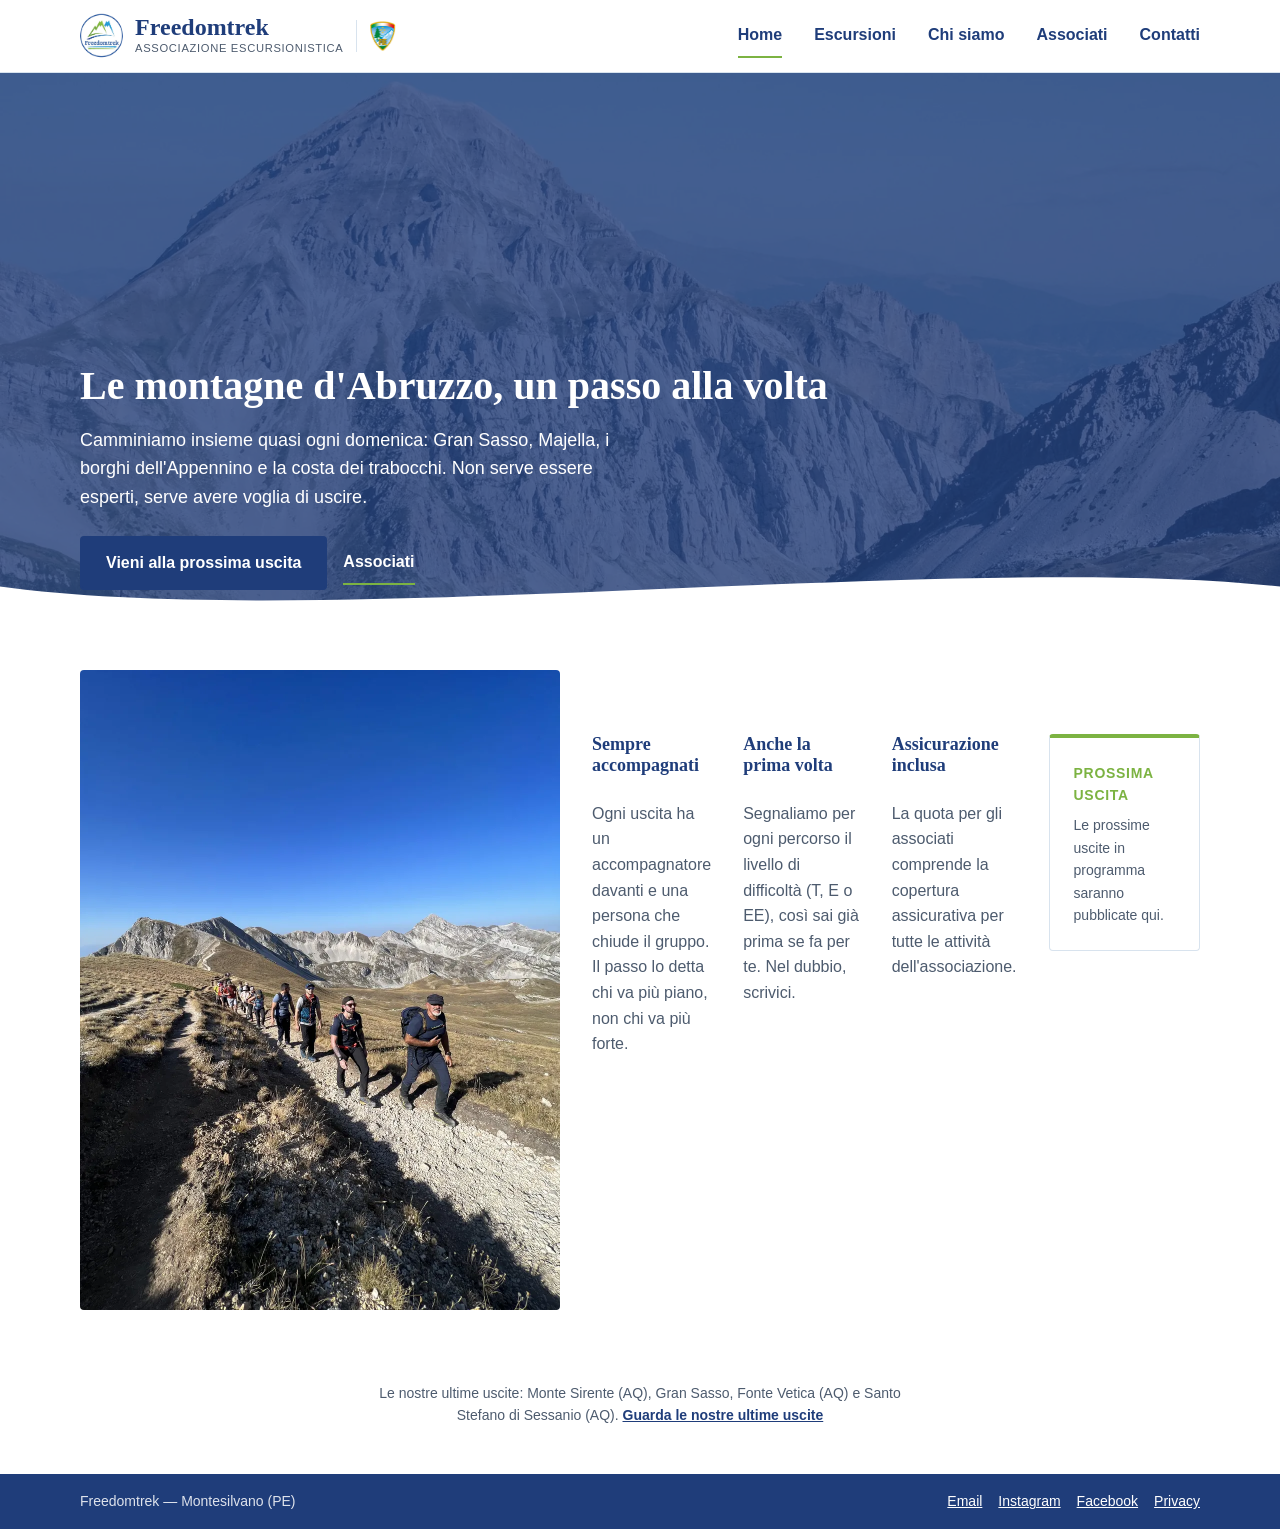
<file: index.html>
<!DOCTYPE html>
<html lang="it">
<head>
  <meta charset="UTF-8">
  <meta name="viewport" content="width=device-width, initial-scale=1.0">
  <title>Freedomtrek — Escursionismo in Abruzzo</title>
  <meta name="description" content="Freedomtrek, associazione di promozione sociale escursionistica di Montesilvano (PE). Uscite in Abruzzo tra Gran Sasso, Majella e costa dei trabocchi.">
  <link rel="stylesheet" href="style.css">
  <link rel="icon" type="image/png" href="assets/img/loghi/logo_freedomtrek.png">
  <link rel="canonical" href="https://freedomtrek.it/">
  <meta name="robots" content="index, follow">
  <meta property="og:type" content="website">
  <meta property="og:site_name" content="Freedomtrek">
  <meta property="og:locale" content="it_IT">
  <meta property="og:title" content="Freedomtrek — Escursionismo in Abruzzo">
  <meta property="og:description" content="Freedomtrek, associazione di promozione sociale escursionistica di Montesilvano (PE). Uscite in Abruzzo tra Gran Sasso, Majella e costa dei trabocchi.">
  <meta property="og:url" content="https://freedomtrek.it/">
  <meta property="og:image" content="https://freedomtrek.it/assets/img/og-home.jpg">
  <meta property="og:image:width" content="1200">
  <meta property="og:image:height" content="630">
  <meta name="twitter:card" content="summary_large_image">
  <meta name="twitter:title" content="Freedomtrek — Escursionismo in Abruzzo">
  <meta name="twitter:description" content="Freedomtrek, associazione di promozione sociale escursionistica di Montesilvano (PE). Uscite in Abruzzo tra Gran Sasso, Majella e costa dei trabocchi.">
  <meta name="twitter:image" content="https://freedomtrek.it/assets/img/og-home.jpg">
</head>
<body>

  <header class="site-header">
    <div class="container header-inner">
      <div class="brand">
        <a href="index.html" class="logo">
          <img src="assets/img/loghi/logo_freedomtrek.png" alt="Freedomtrek" width="36" height="40">
        </a>
        <a href="index.html" class="brand-text">
          <span class="brand-name">Freedomtrek</span>
          <span class="brand-tagline">Associazione escursionistica</span>
        </a>
        <span class="affiliation">
          <img src="assets/img/loghi/logo_fie.png" alt="Affiliati alla FIE, Federazione Italiana Escursionismo" width="28" height="32">
        </span>
      </div>

      <input type="checkbox" id="nav-toggle" class="nav-toggle" aria-label="Apri il menu di navigazione" aria-expanded="false">
      <label for="nav-toggle" class="nav-toggle-label">
        <span></span>
        <span></span>
        <span></span>
      </label>

      <nav class="site-nav" aria-label="Navigazione principale">
        <ul>
          <li><a href="index.html" class="is-active" aria-current="page">Home</a></li>
          <li><a href="escursioni.html">Escursioni</a></li>
          <li><a href="chi-siamo.html">Chi siamo</a></li>
          <li><a href="diventa-socio.html">Associati</a></li>
          <li><a href="contatti.html">Contatti</a></li>
        </ul>
      </nav>
    </div>
  </header>

  <main>

    <section class="hero">
      <div class="hero-media">
        <img
          src="assets/img/hero-1200.webp"
          srcset="assets/img/hero-600.webp 600w, assets/img/hero-1200.webp 1200w, assets/img/hero-1800.webp 1800w"
          sizes="100vw"
          alt="Vista dall'alto su una cima rocciosa dell'Appennino abruzzese e la vallata sottostante"
          width="1200"
          height="1500"
          fetchpriority="high">
      </div>
      <div class="container hero-content">
        <h1>Le montagne d'Abruzzo, un passo alla volta</h1>
        <p class="hero-subtitle">
          Camminiamo insieme quasi ogni domenica: Gran Sasso, Majella, i
          borghi dell'Appennino e la costa dei trabocchi. Non serve essere
          esperti, serve avere voglia di uscire.
        </p>
        <div class="hero-actions">
          <a href="escursioni.html" class="btn btn-primary">Vieni alla prossima uscita</a>
          <a href="diventa-socio.html" class="link-underline">Associati</a>
        </div>
      </div>
      <svg class="hero-wave" viewBox="0 0 1440 80" preserveAspectRatio="none" aria-hidden="true">
        <path d="M0,40 C360,90 1080,0 1440,40 L1440,80 L0,80 Z"></path>
      </svg>
    </section>

    <section class="section fade-section">
      <div class="container photo-pair">
        <img
          class="photo-pair-photo photo-3-4"
          src="assets/img/gallery/monte-aquila-01.webp"
          alt="Il gruppo Freedomtrek in fila su un sentiero di cresta del Gran Sasso"
          width="960"
          height="1280"
          loading="lazy">

        <div class="home-highlights photo-pair-content">
          <div class="highlight-item">
            <span class="dot dot--green" aria-hidden="true"></span>
            <h2>Sempre accompagnati</h2>
            <p>
              Ogni uscita ha un accompagnatore davanti e una persona che chiude il
              gruppo. Il passo lo detta chi va più piano, non chi va più forte.
            </p>
          </div>
          <div class="highlight-item">
            <span class="dot dot--blue" aria-hidden="true"></span>
            <h2>Anche la prima volta</h2>
            <p>
              Segnaliamo per ogni percorso il livello di difficoltà (T, E o
              EE), così sai già prima se fa per te. Nel dubbio, scrivici.
            </p>
          </div>
          <div class="highlight-item">
            <span class="dot dot--primary" aria-hidden="true"></span>
            <h2>Assicurazione inclusa</h2>
            <p>
              La quota per gli associati comprende la copertura assicurativa per tutte
              le attività dell'associazione.
            </p>
          </div>

          <!-- La prossima uscita in evidenza verrà popolata via JS
               leggendo i dati delle escursioni. Nessun JSON ancora presente. -->
          <div class="next-hike-card">
            <span class="next-hike-label">Prossima uscita</span>
            <div class="next-hike-details">
              <p>Le prossime uscite in programma saranno pubblicate qui.</p>
            </div>
          </div>
        </div>
      </div>
    </section>

    <div class="container past-hikes-note fade-section">
      <!-- Popolato via JS (escursioni.js) leggendo escursioni.json:
           frase con i luoghi delle ultime uscite passate + link. -->
      <p id="past-hikes-teaser"></p>
    </div>

  </main>

  <footer class="site-footer">
    <div class="container footer-inner">
      <p>Freedomtrek — Montesilvano (PE)</p>
      <ul class="footer-links">
        <li><a href="mailto:freedomtrekaps23@gmail.com">Email</a></li>
        <li><a href="https://www.instagram.com/freedomtrekaps/" target="_blank" rel="noopener noreferrer">Instagram</a></li>
        <li><a href="https://www.facebook.com/profile.php?id=100091580618209" target="_blank" rel="noopener noreferrer">Facebook</a></li>
        <li><a href="privacy.html">Privacy</a></li>
      </ul>
    </div>
  </footer>

  <script type="application/ld+json">
  {
    "@context": "https://schema.org",
    "@type": "SportsOrganization",
    "name": "Freedomtrek",
    "alternateName": "Freedomtrek APS",
    "url": "https://freedomtrek.it/",
    "logo": "https://freedomtrek.it/assets/img/loghi/logo_freedomtrek.png",
    "image": "https://freedomtrek.it/assets/img/loghi/logo_freedomtrek.png",
    "email": "freedomtrekaps23@gmail.com",
    "telephone": "+39 338 481 3915",
    "address": {
      "@type": "PostalAddress",
      "addressLocality": "Montesilvano",
      "addressRegion": "PE",
      "addressCountry": "IT"
    },
    "sameAs": [
      "https://www.instagram.com/freedomtrekaps/",
      "https://www.facebook.com/profile.php?id=100091580618209"
    ],
    "memberOf": {
      "@type": "SportsOrganization",
      "name": "FIE - Federazione Italiana Escursionismo"
    }
  }
  </script>

  <script>
    document.getElementById('nav-toggle').addEventListener('change', function () {
      this.setAttribute('aria-expanded', this.checked);
    });
  </script>
  <script src="escursioni.js" defer></script>
  <script src="fade-in.js" defer></script>

</body>
</html>
</file>
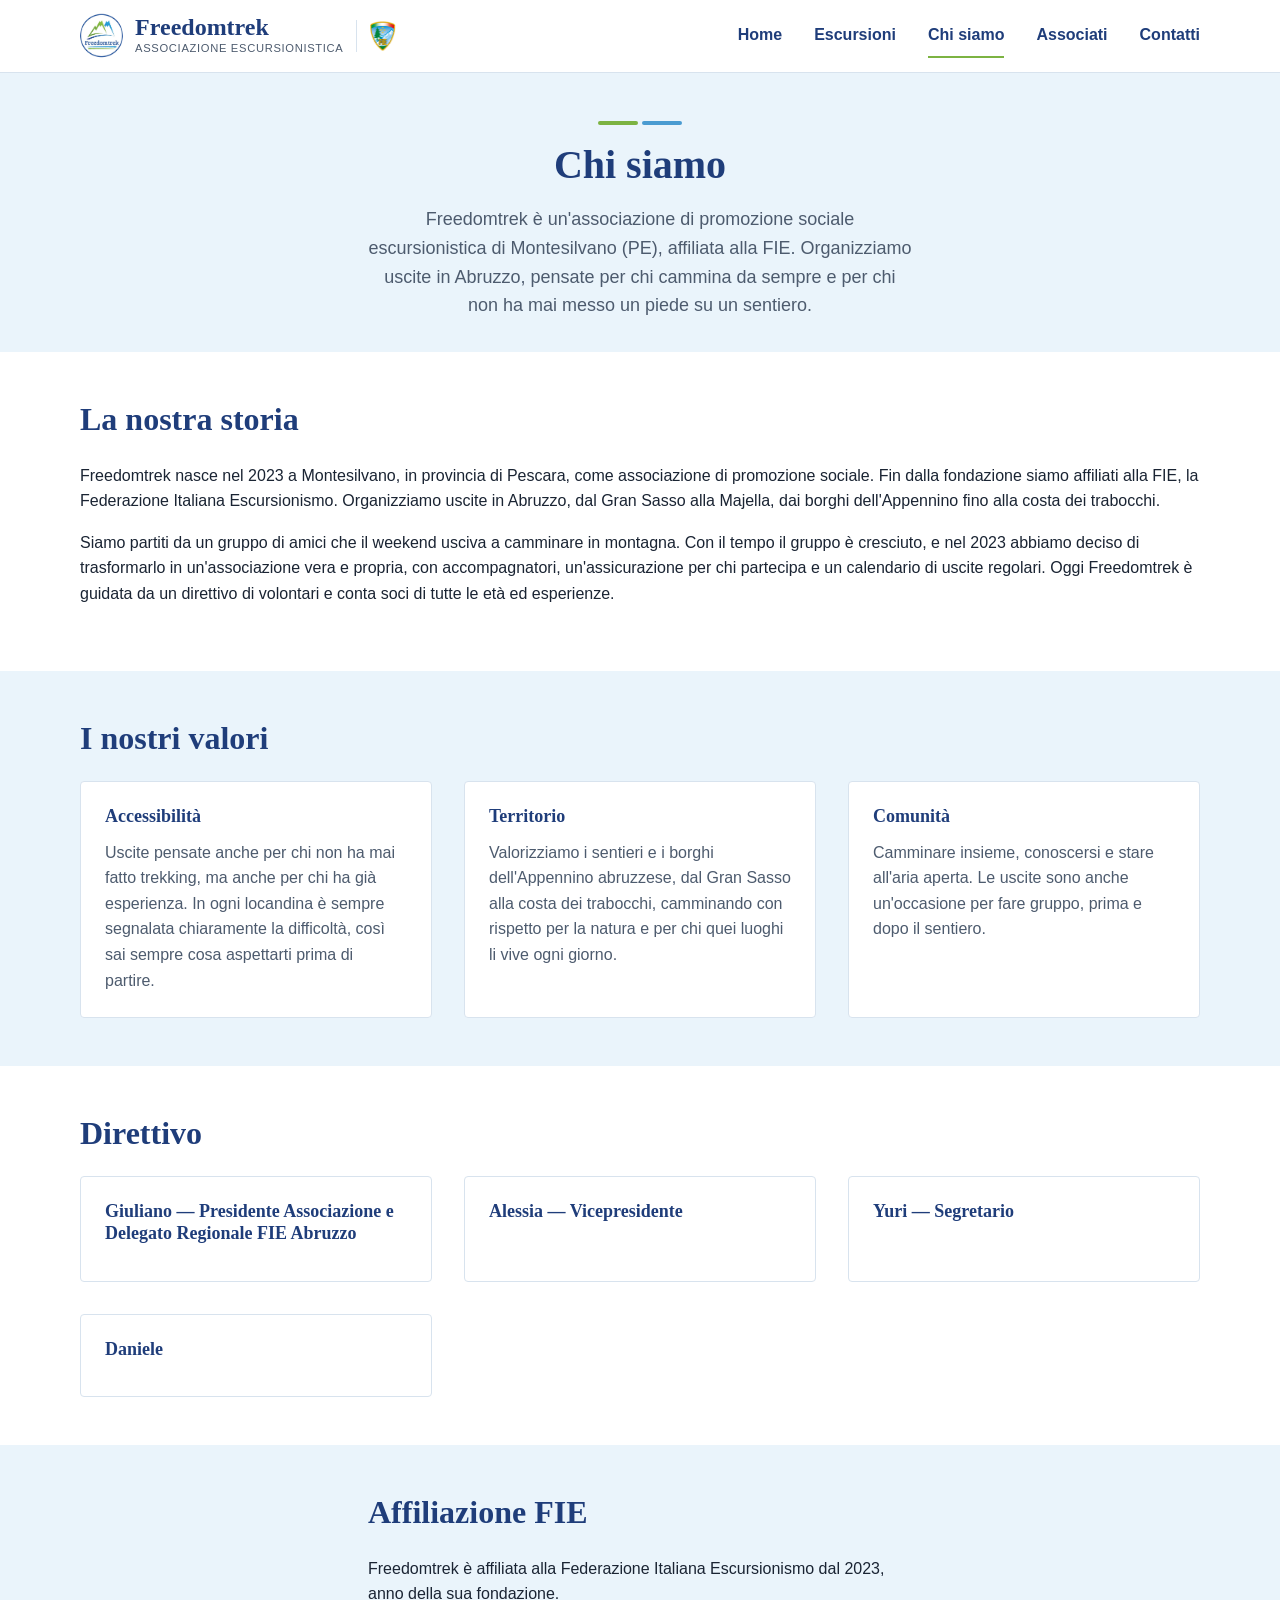
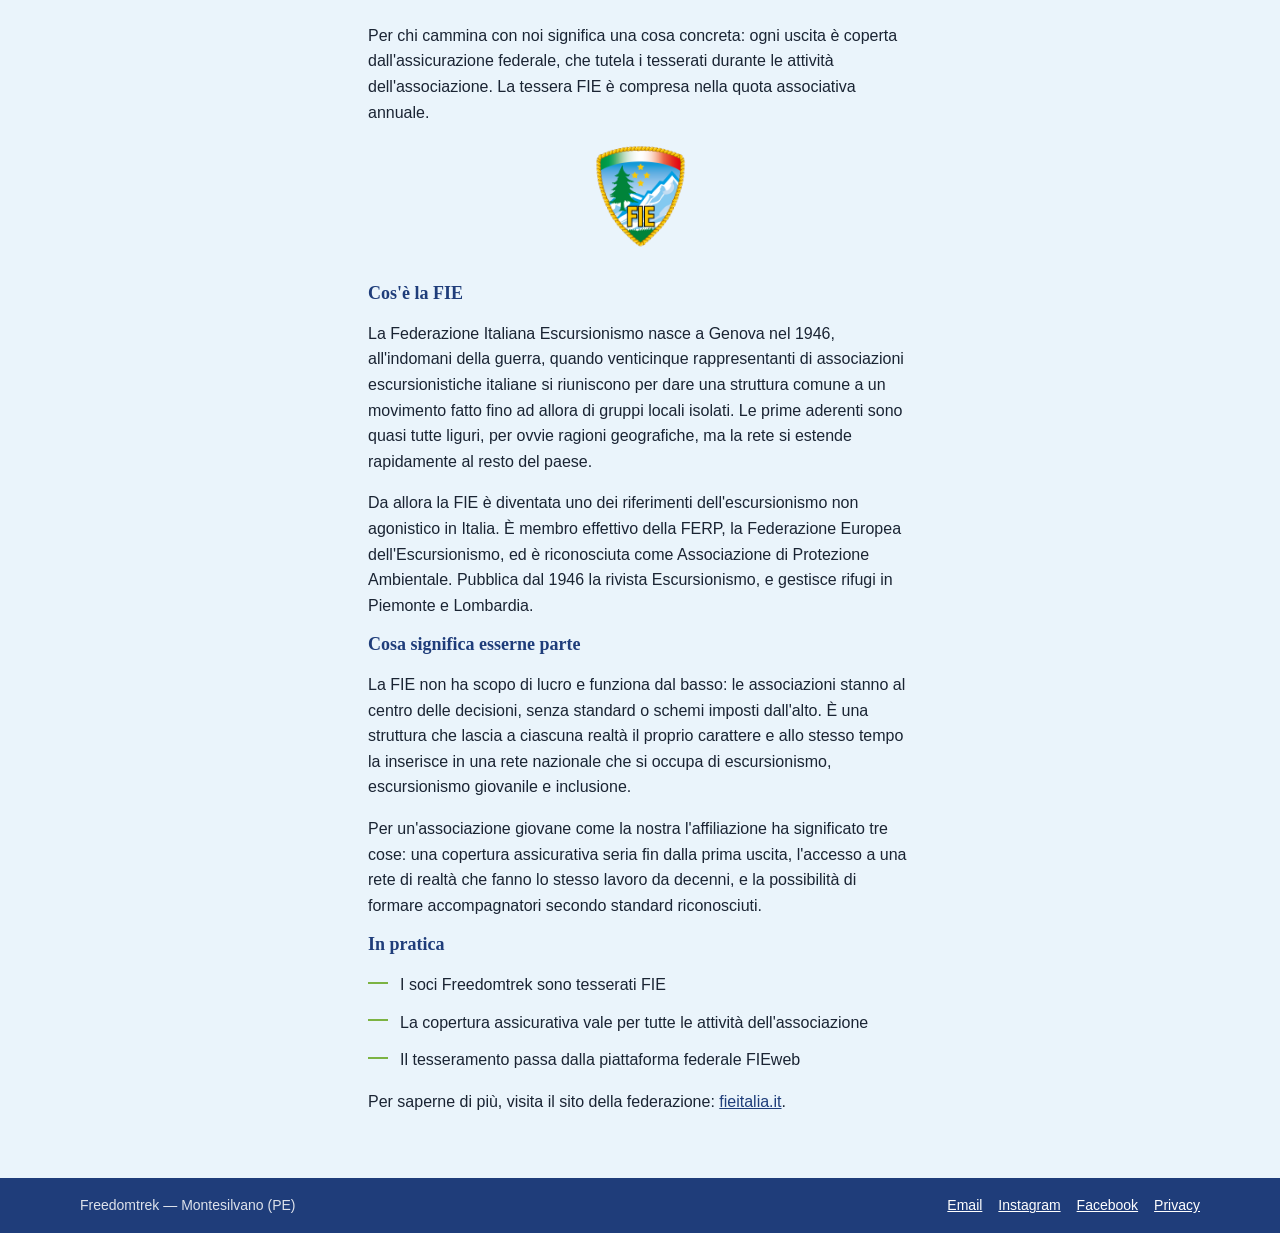
<file: chi-siamo.html>
<!DOCTYPE html>
<html lang="it">
<head>
  <meta charset="UTF-8">
  <meta name="viewport" content="width=device-width, initial-scale=1.0">
  <title>Chi siamo — Freedomtrek</title>
  <meta name="description" content="Freedomtrek, associazione di promozione sociale escursionistica di Montesilvano (PE): chi siamo e cosa facciamo.">
  <link rel="stylesheet" href="style.css">
  <link rel="icon" type="image/png" href="assets/img/loghi/logo_freedomtrek.png">
  <link rel="canonical" href="https://freedomtrek.it/chi-siamo.html">
  <meta name="robots" content="index, follow">
  <meta property="og:type" content="website">
  <meta property="og:site_name" content="Freedomtrek">
  <meta property="og:locale" content="it_IT">
  <meta property="og:title" content="Chi siamo — Freedomtrek">
  <meta property="og:description" content="Freedomtrek, associazione di promozione sociale escursionistica di Montesilvano (PE): chi siamo e cosa facciamo.">
  <meta property="og:url" content="https://freedomtrek.it/chi-siamo.html">
  <meta property="og:image" content="https://freedomtrek.it/assets/img/og-default.jpg">
  <meta property="og:image:width" content="1200">
  <meta property="og:image:height" content="630">
  <meta name="twitter:card" content="summary_large_image">
  <meta name="twitter:title" content="Chi siamo — Freedomtrek">
  <meta name="twitter:description" content="Freedomtrek, associazione di promozione sociale escursionistica di Montesilvano (PE): chi siamo e cosa facciamo.">
  <meta name="twitter:image" content="https://freedomtrek.it/assets/img/og-default.jpg">
</head>
<body>

  <header class="site-header">
    <div class="container header-inner">
      <div class="brand">
        <a href="index.html" class="logo">
          <img src="assets/img/loghi/logo_freedomtrek.png" alt="Freedomtrek" width="36" height="40">
        </a>
        <a href="index.html" class="brand-text">
          <span class="brand-name">Freedomtrek</span>
          <span class="brand-tagline">Associazione escursionistica</span>
        </a>
        <span class="affiliation">
          <img src="assets/img/loghi/logo_fie.png" alt="Affiliati alla FIE, Federazione Italiana Escursionismo" width="28" height="32">
        </span>
      </div>

      <input type="checkbox" id="nav-toggle" class="nav-toggle" aria-label="Apri il menu di navigazione" aria-expanded="false">
      <label for="nav-toggle" class="nav-toggle-label">
        <span></span>
        <span></span>
        <span></span>
      </label>

      <nav class="site-nav" aria-label="Navigazione principale">
        <ul>
          <li><a href="index.html">Home</a></li>
          <li><a href="escursioni.html">Escursioni</a></li>
          <li><a href="chi-siamo.html" class="is-active" aria-current="page">Chi siamo</a></li>
          <li><a href="diventa-socio.html">Associati</a></li>
          <li><a href="contatti.html">Contatti</a></li>
        </ul>
      </nav>
    </div>
  </header>

  <main>

    <section class="page-header">
      <div class="container">
        <div class="accent-bars"><span></span><span></span></div>
        <h1>Chi siamo</h1>
        <p class="page-lead">
          Freedomtrek è un'associazione di promozione sociale escursionistica
          di Montesilvano (PE), affiliata alla FIE. Organizziamo uscite in
          Abruzzo, pensate per chi cammina da sempre e per chi non ha mai
          messo un piede su un sentiero.
        </p>
      </div>
    </section>

    <section class="section">
      <div class="container">
        <h2>La nostra storia</h2>
        <p>
          Freedomtrek nasce nel 2023 a Montesilvano, in provincia di Pescara,
          come associazione di promozione sociale. Fin dalla fondazione siamo
          affiliati alla FIE, la Federazione Italiana Escursionismo.
          Organizziamo uscite in Abruzzo, dal Gran Sasso alla Majella, dai
          borghi dell'Appennino fino alla costa dei trabocchi.
        </p>
        <p>
          Siamo partiti da un gruppo di amici che il weekend
          usciva a camminare in montagna. Con il tempo il gruppo è cresciuto,
          e nel 2023 abbiamo deciso di trasformarlo in un'associazione vera
          e propria, con accompagnatori, un'assicurazione per chi partecipa e un
          calendario di uscite regolari. Oggi Freedomtrek è guidata da un
          direttivo di volontari e conta soci di tutte le età ed esperienze.
        </p>
      </div>
    </section>

    <section class="section section--alt">
      <div class="container">
        <h2>I nostri valori</h2>
        <div class="card-grid card-grid--3">
          <div class="card">
            <h3>Accessibilità</h3>
            <p>
              Uscite pensate anche per chi non ha mai fatto trekking, ma anche per chi ha già esperienza. 
              In ogni locandina è sempre segnalata chiaramente la
              difficoltà, così sai sempre cosa aspettarti prima di partire.
            </p>
          </div>
          <div class="card">
            <h3>Territorio</h3>
            <p>
              Valorizziamo i sentieri e i borghi dell'Appennino abruzzese,
              dal Gran Sasso alla costa dei trabocchi, camminando con
              rispetto per la natura e per chi quei luoghi li vive ogni giorno.
            </p>
          </div>
          <div class="card">
            <h3>Comunità</h3>
            <p>
              Camminare insieme, conoscersi e stare all'aria aperta. Le
              uscite sono anche un'occasione per fare gruppo, prima e dopo
              il sentiero.
            </p>
          </div>
        </div>
      </div>
    </section>

    <section class="section">
      <div class="container">
        <h2>Direttivo</h2>
        <div class="card-grid card-grid--3">
          <div class="card">
            <h3>Giuliano — Presidente Associazione e Delegato Regionale FIE Abruzzo</h3>
          </div>
          <div class="card">
            <h3>Alessia — Vicepresidente</h3>
          </div>
          <div class="card">
            <h3>Yuri — Segretario</h3>
          </div>
          <div class="card">
            <h3>Daniele</h3>
          </div>
        </div>
      </div>
    </section>

    <section class="section section--alt">
      <div class="container">
        <div class="fie-content">
          <h2>Affiliazione FIE</h2>
          <p>
            Freedomtrek è affiliata alla Federazione Italiana Escursionismo
            dal 2023, anno della sua fondazione.
          </p>
          <p>
            Per chi cammina con noi significa una cosa concreta: ogni uscita
            è coperta dall'assicurazione federale, che tutela i tesserati
            durante le attività dell'associazione. La tessera FIE è compresa
            nella quota associativa annuale.
          </p>

          <div class="fie-logo">
            <img
              src="assets/img/loghi/logo_fie.png"
              alt="Logo della Federazione Italiana Escursionismo"
              width="150"
              height="172">
          </div>

          <h3>Cos'è la FIE</h3>
          <p>
            La Federazione Italiana Escursionismo nasce a Genova nel 1946,
            all'indomani della guerra, quando venticinque rappresentanti di
            associazioni escursionistiche italiane si riuniscono per dare
            una struttura comune a un movimento fatto fino ad allora di
            gruppi locali isolati. Le prime aderenti sono quasi tutte
            liguri, per ovvie ragioni geografiche, ma la rete si estende
            rapidamente al resto del paese.
          </p>
          <p>
            Da allora la FIE è diventata uno dei riferimenti
            dell'escursionismo non agonistico in Italia. È membro effettivo
            della FERP, la Federazione Europea dell'Escursionismo, ed è
            riconosciuta come Associazione di Protezione Ambientale.
            Pubblica dal 1946 la rivista Escursionismo, e gestisce rifugi in
            Piemonte e Lombardia.
          </p>

          <h3>Cosa significa esserne parte</h3>
          <p>
            La FIE non ha scopo di lucro e funziona dal basso: le
            associazioni stanno al centro delle decisioni, senza standard o
            schemi imposti dall'alto. È una struttura che lascia a ciascuna
            realtà il proprio carattere e allo stesso tempo la inserisce in
            una rete nazionale che si occupa di escursionismo, escursionismo
            giovanile e inclusione.
          </p>
          <p>
            Per un'associazione giovane come la nostra l'affiliazione ha
            significato tre cose: una copertura assicurativa seria fin dalla
            prima uscita, l'accesso a una rete di realtà che fanno lo stesso
            lavoro da decenni, e la possibilità di formare accompagnatori
            secondo standard riconosciuti.
          </p>

          <h3>In pratica</h3>
          <ul class="fie-list">
            <li>I soci Freedomtrek sono tesserati FIE</li>
            <li>La copertura assicurativa vale per tutte le attività dell'associazione</li>
            <li>Il tesseramento passa dalla piattaforma federale FIEweb</li>
          </ul>

          <p>
            Per saperne di più, visita il sito della federazione:
            <a href="https://www.fieitalia.it/" target="_blank" rel="noopener noreferrer">fieitalia.it</a>.
          </p>
        </div>
      </div>
    </section>

  </main>

  <footer class="site-footer">
    <div class="container footer-inner">
      <p>Freedomtrek — Montesilvano (PE)</p>
      <ul class="footer-links">
        <li><a href="mailto:freedomtrekaps23@gmail.com">Email</a></li>
        <li><a href="https://www.instagram.com/freedomtrekaps/" target="_blank" rel="noopener noreferrer">Instagram</a></li>
        <li><a href="https://www.facebook.com/profile.php?id=100091580618209" target="_blank" rel="noopener noreferrer">Facebook</a></li>
        <li><a href="privacy.html">Privacy</a></li>
      </ul>
    </div>
  </footer>

  <script type="application/ld+json">
  {
    "@context": "https://schema.org",
    "@type": "SportsOrganization",
    "name": "Freedomtrek",
    "alternateName": "Freedomtrek APS",
    "url": "https://freedomtrek.it/",
    "logo": "https://freedomtrek.it/assets/img/loghi/logo_freedomtrek.png",
    "image": "https://freedomtrek.it/assets/img/loghi/logo_freedomtrek.png",
    "email": "freedomtrekaps23@gmail.com",
    "telephone": "+39 338 481 3915",
    "address": {
      "@type": "PostalAddress",
      "addressLocality": "Montesilvano",
      "addressRegion": "PE",
      "addressCountry": "IT"
    },
    "sameAs": [
      "https://www.instagram.com/freedomtrekaps/",
      "https://www.facebook.com/profile.php?id=100091580618209"
    ],
    "memberOf": {
      "@type": "SportsOrganization",
      "name": "FIE - Federazione Italiana Escursionismo"
    }
  }
  </script>

  <script>
    document.getElementById('nav-toggle').addEventListener('change', function () {
      this.setAttribute('aria-expanded', this.checked);
    });
  </script>

</body>
</html>
</file>
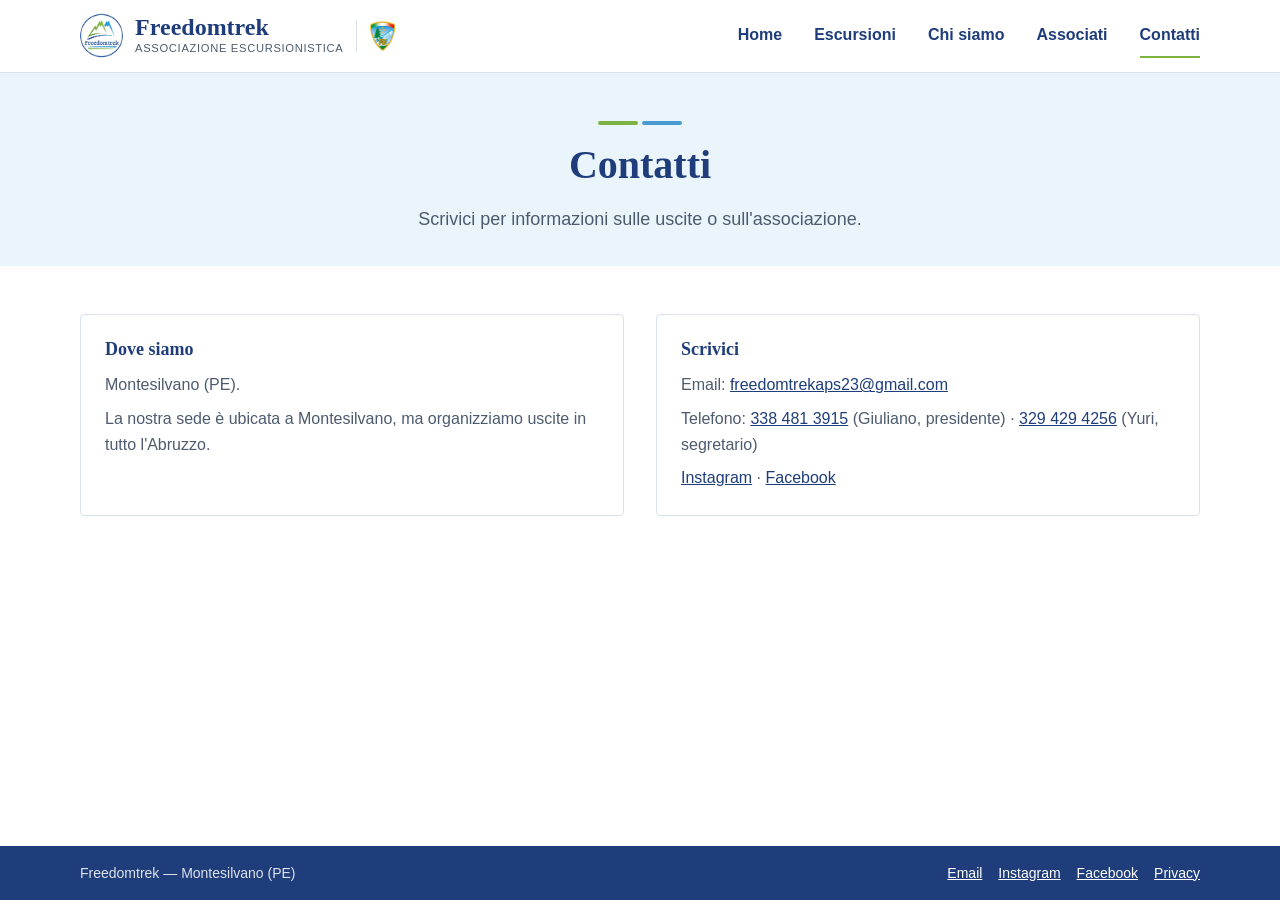
<file: contatti.html>
<!DOCTYPE html>
<html lang="it">
<head>
  <meta charset="UTF-8">
  <meta name="viewport" content="width=device-width, initial-scale=1.0">
  <title>Contatti — Freedomtrek</title>
  <meta name="description" content="Come contattare Freedomtrek, associazione escursionistica di Montesilvano (PE).">
  <link rel="stylesheet" href="style.css">
  <link rel="icon" type="image/png" href="assets/img/loghi/logo_freedomtrek.png">
  <link rel="canonical" href="https://freedomtrek.it/contatti.html">
  <meta name="robots" content="index, follow">
  <meta property="og:type" content="website">
  <meta property="og:site_name" content="Freedomtrek">
  <meta property="og:locale" content="it_IT">
  <meta property="og:title" content="Contatti — Freedomtrek">
  <meta property="og:description" content="Come contattare Freedomtrek, associazione escursionistica di Montesilvano (PE).">
  <meta property="og:url" content="https://freedomtrek.it/contatti.html">
  <meta property="og:image" content="https://freedomtrek.it/assets/img/og-default.jpg">
  <meta property="og:image:width" content="1200">
  <meta property="og:image:height" content="630">
  <meta name="twitter:card" content="summary_large_image">
  <meta name="twitter:title" content="Contatti — Freedomtrek">
  <meta name="twitter:description" content="Come contattare Freedomtrek, associazione escursionistica di Montesilvano (PE).">
  <meta name="twitter:image" content="https://freedomtrek.it/assets/img/og-default.jpg">
</head>
<body>

  <header class="site-header">
    <div class="container header-inner">
      <div class="brand">
        <a href="index.html" class="logo">
          <img src="assets/img/loghi/logo_freedomtrek.png" alt="Freedomtrek" width="36" height="40">
        </a>
        <a href="index.html" class="brand-text">
          <span class="brand-name">Freedomtrek</span>
          <span class="brand-tagline">Associazione escursionistica</span>
        </a>
        <span class="affiliation">
          <img src="assets/img/loghi/logo_fie.png" alt="Affiliati alla FIE, Federazione Italiana Escursionismo" width="28" height="32">
        </span>
      </div>

      <input type="checkbox" id="nav-toggle" class="nav-toggle" aria-label="Apri il menu di navigazione" aria-expanded="false">
      <label for="nav-toggle" class="nav-toggle-label">
        <span></span>
        <span></span>
        <span></span>
      </label>

      <nav class="site-nav" aria-label="Navigazione principale">
        <ul>
          <li><a href="index.html">Home</a></li>
          <li><a href="escursioni.html">Escursioni</a></li>
          <li><a href="chi-siamo.html">Chi siamo</a></li>
          <li><a href="diventa-socio.html">Associati</a></li>
          <li><a href="contatti.html" class="is-active" aria-current="page">Contatti</a></li>
        </ul>
      </nav>
    </div>
  </header>

  <main>

    <section class="page-header">
      <div class="container">
        <div class="accent-bars"><span></span><span></span></div>
        <h1>Contatti</h1>
        <p class="page-lead">
          Scrivici per informazioni sulle uscite o sull'associazione.
        </p>
      </div>
    </section>

    <section class="section">
      <div class="container">
        <div class="card-grid card-grid--2">
          <div class="card">
            <h2>Dove siamo</h2>
            <p>Montesilvano (PE).</p>
            <p>La nostra sede è ubicata a Montesilvano, ma organizziamo uscite in tutto l'Abruzzo.</p>
          </div>
          <div class="card">
            <h2>Scrivici</h2>
            <p>
              Email:
              <a href="mailto:freedomtrekaps23@gmail.com">freedomtrekaps23@gmail.com</a>
            </p>
            <p>
              Telefono:
              <a href="tel:+393384813915">338 481 3915</a> (Giuliano, presidente) ·
              <a href="tel:+393294294256">329 429 4256</a> (Yuri, segretario)
            </p>
            <p>
              <a href="https://www.instagram.com/freedomtrekaps/" target="_blank" rel="noopener noreferrer">Instagram</a> ·
              <a href="https://www.facebook.com/profile.php?id=100091580618209" target="_blank" rel="noopener noreferrer">Facebook</a>
            </p>
          </div>
        </div>
      </div>
    </section>

  </main>

  <footer class="site-footer">
    <div class="container footer-inner">
      <p>Freedomtrek — Montesilvano (PE)</p>
      <ul class="footer-links">
        <li><a href="mailto:freedomtrekaps23@gmail.com">Email</a></li>
        <li><a href="https://www.instagram.com/freedomtrekaps/" target="_blank" rel="noopener noreferrer">Instagram</a></li>
        <li><a href="https://www.facebook.com/profile.php?id=100091580618209" target="_blank" rel="noopener noreferrer">Facebook</a></li>
        <li><a href="privacy.html">Privacy</a></li>
      </ul>
    </div>
  </footer>

  <script type="application/ld+json">
  {
    "@context": "https://schema.org",
    "@type": "SportsOrganization",
    "name": "Freedomtrek",
    "alternateName": "Freedomtrek APS",
    "url": "https://freedomtrek.it/",
    "logo": "https://freedomtrek.it/assets/img/loghi/logo_freedomtrek.png",
    "image": "https://freedomtrek.it/assets/img/loghi/logo_freedomtrek.png",
    "email": "freedomtrekaps23@gmail.com",
    "telephone": "+39 338 481 3915",
    "address": {
      "@type": "PostalAddress",
      "addressLocality": "Montesilvano",
      "addressRegion": "PE",
      "addressCountry": "IT"
    },
    "sameAs": [
      "https://www.instagram.com/freedomtrekaps/",
      "https://www.facebook.com/profile.php?id=100091580618209"
    ],
    "memberOf": {
      "@type": "SportsOrganization",
      "name": "FIE - Federazione Italiana Escursionismo"
    }
  }
  </script>

  <script>
    document.getElementById('nav-toggle').addEventListener('change', function () {
      this.setAttribute('aria-expanded', this.checked);
    });
  </script>

</body>
</html>
</file>
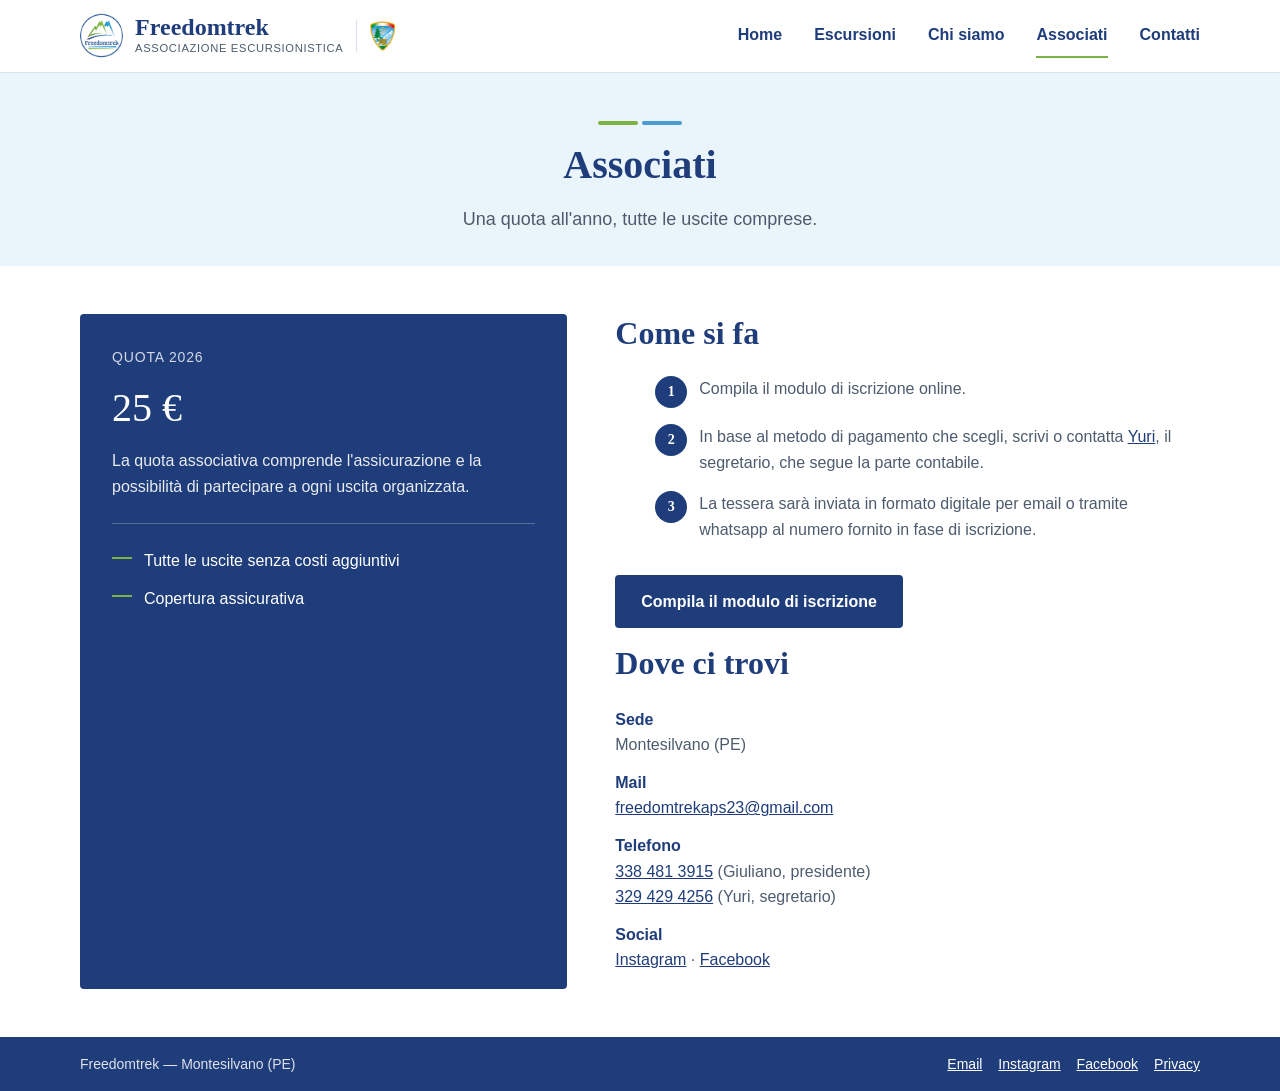
<file: diventa-socio.html>
<!DOCTYPE html>
<html lang="it">
<head>
  <meta charset="UTF-8">
  <meta name="viewport" content="width=device-width, initial-scale=1.0">
  <title>Associati — Freedomtrek</title>
  <meta name="description" content="Come diventare socio di Freedomtrek e partecipare alle escursioni in Abruzzo.">
  <link rel="stylesheet" href="style.css">
  <link rel="icon" type="image/png" href="assets/img/loghi/logo_freedomtrek.png">
  <link rel="canonical" href="https://freedomtrek.it/diventa-socio.html">
  <meta name="robots" content="index, follow">
  <meta property="og:type" content="website">
  <meta property="og:site_name" content="Freedomtrek">
  <meta property="og:locale" content="it_IT">
  <meta property="og:title" content="Associati — Freedomtrek">
  <meta property="og:description" content="Come diventare socio di Freedomtrek e partecipare alle escursioni in Abruzzo.">
  <meta property="og:url" content="https://freedomtrek.it/diventa-socio.html">
  <meta property="og:image" content="https://freedomtrek.it/assets/img/og-default.jpg">
  <meta property="og:image:width" content="1200">
  <meta property="og:image:height" content="630">
  <meta name="twitter:card" content="summary_large_image">
  <meta name="twitter:title" content="Associati — Freedomtrek">
  <meta name="twitter:description" content="Come diventare socio di Freedomtrek e partecipare alle escursioni in Abruzzo.">
  <meta name="twitter:image" content="https://freedomtrek.it/assets/img/og-default.jpg">
</head>
<body>

  <header class="site-header">
    <div class="container header-inner">
      <div class="brand">
        <a href="index.html" class="logo">
          <img src="assets/img/loghi/logo_freedomtrek.png" alt="Freedomtrek" width="36" height="40">
        </a>
        <a href="index.html" class="brand-text">
          <span class="brand-name">Freedomtrek</span>
          <span class="brand-tagline">Associazione escursionistica</span>
        </a>
        <span class="affiliation">
          <img src="assets/img/loghi/logo_fie.png" alt="Affiliati alla FIE, Federazione Italiana Escursionismo" width="28" height="32">
        </span>
      </div>

      <input type="checkbox" id="nav-toggle" class="nav-toggle" aria-label="Apri il menu di navigazione" aria-expanded="false">
      <label for="nav-toggle" class="nav-toggle-label">
        <span></span>
        <span></span>
        <span></span>
      </label>

      <nav class="site-nav" aria-label="Navigazione principale">
        <ul>
          <li><a href="index.html">Home</a></li>
          <li><a href="escursioni.html">Escursioni</a></li>
          <li><a href="chi-siamo.html">Chi siamo</a></li>
          <li><a href="diventa-socio.html" class="is-active" aria-current="page">Associati</a></li>
          <li><a href="contatti.html">Contatti</a></li>
        </ul>
      </nav>
    </div>
  </header>

  <main>

    <section class="page-header">
      <div class="container">
        <div class="accent-bars"><span></span><span></span></div>
        <h1>Associati</h1>
        <p class="page-lead">Una quota all'anno, tutte le uscite comprese.</p>
      </div>
    </section>

    <section class="section">
      <div class="container socio-grid">
        <div class="pricing-col">
          <div class="pricing-card">
            <span class="eyebrow">Quota 2026</span>
            <p class="price">25 €</p>
            <p class="price-note">
              La quota associativa comprende l'assicurazione e la possibilità
              di partecipare a ogni uscita organizzata.
            </p>
            <ul class="pricing-benefits">
              <li>Tutte le uscite senza costi aggiuntivi</li>
              <li>Copertura assicurativa</li>
            </ul>
          </div>
        </div>

        <div>
          <h2>Come si fa</h2>
          <ol class="steps-list">
            <li>Compila il modulo di iscrizione online.</li>
            <li>
              In base al metodo di pagamento che scegli, scrivi o contatta
              <a href="tel:+393294294256">Yuri</a>, il segretario, che segue
              la parte contabile.
            </li>
            <li>La tessera sarà inviata in formato digitale per email o tramite whatsapp al numero fornito in fase di iscrizione.</li>
          </ol>
          <p><a href="https://forms.gle/2VkE46WS3KDvW3y47" class="btn btn-primary" target="_blank" rel="noopener noreferrer">Compila il modulo di iscrizione</a></p>

          <h2>Dove ci trovi</h2>
          <dl class="info-list">
            <dt>Sede</dt>
            <dd>Montesilvano (PE)</dd>
            <dt>Mail</dt>
            <dd><a href="mailto:freedomtrekaps23@gmail.com">freedomtrekaps23@gmail.com</a></dd>
            <dt>Telefono</dt>
            <dd>
              <a href="tel:+393384813915">338 481 3915</a> (Giuliano, presidente)<br>
              <a href="tel:+393294294256">329 429 4256</a> (Yuri, segretario)
            </dd>
            <dt>Social</dt>
            <dd>
              <a href="https://www.instagram.com/freedomtrekaps/" target="_blank" rel="noopener noreferrer">Instagram</a> ·
              <a href="https://www.facebook.com/profile.php?id=100091580618209" target="_blank" rel="noopener noreferrer">Facebook</a>
            </dd>
          </dl>
        </div>
      </div>
    </section>

  </main>

  <footer class="site-footer">
    <div class="container footer-inner">
      <p>Freedomtrek — Montesilvano (PE)</p>
      <ul class="footer-links">
        <li><a href="mailto:freedomtrekaps23@gmail.com">Email</a></li>
        <li><a href="https://www.instagram.com/freedomtrekaps/" target="_blank" rel="noopener noreferrer">Instagram</a></li>
        <li><a href="https://www.facebook.com/profile.php?id=100091580618209" target="_blank" rel="noopener noreferrer">Facebook</a></li>
        <li><a href="privacy.html">Privacy</a></li>
      </ul>
    </div>
  </footer>

  <script type="application/ld+json">
  {
    "@context": "https://schema.org",
    "@type": "SportsOrganization",
    "name": "Freedomtrek",
    "alternateName": "Freedomtrek APS",
    "url": "https://freedomtrek.it/",
    "logo": "https://freedomtrek.it/assets/img/loghi/logo_freedomtrek.png",
    "image": "https://freedomtrek.it/assets/img/loghi/logo_freedomtrek.png",
    "email": "freedomtrekaps23@gmail.com",
    "telephone": "+39 338 481 3915",
    "address": {
      "@type": "PostalAddress",
      "addressLocality": "Montesilvano",
      "addressRegion": "PE",
      "addressCountry": "IT"
    },
    "sameAs": [
      "https://www.instagram.com/freedomtrekaps/",
      "https://www.facebook.com/profile.php?id=100091580618209"
    ],
    "memberOf": {
      "@type": "SportsOrganization",
      "name": "FIE - Federazione Italiana Escursionismo"
    }
  }
  </script>

  <script>
    document.getElementById('nav-toggle').addEventListener('change', function () {
      this.setAttribute('aria-expanded', this.checked);
    });
  </script>

</body>
</html>
</file>
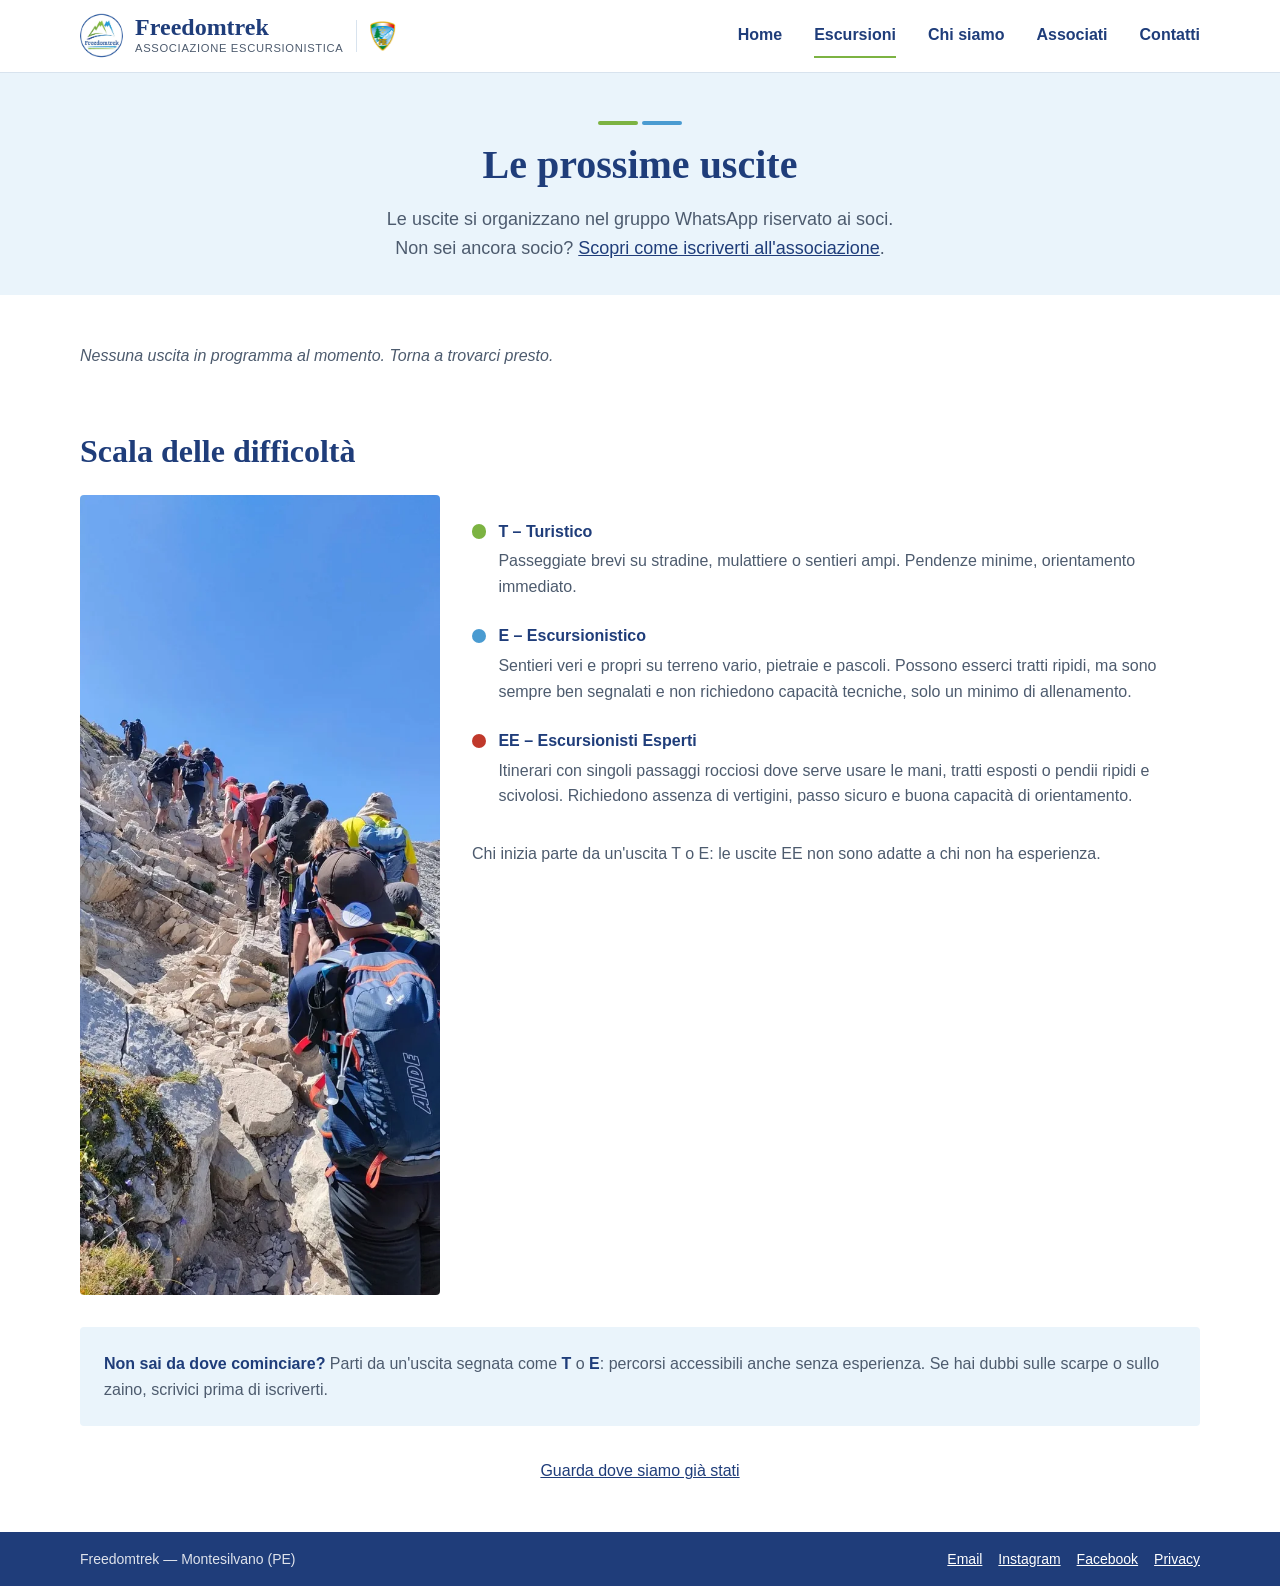
<file: escursioni.html>
<!DOCTYPE html>
<html lang="it">
<head>
  <meta charset="UTF-8">
  <meta name="viewport" content="width=device-width, initial-scale=1.0">
  <title>Escursioni — Freedomtrek</title>
  <meta name="description" content="Tutte le escursioni organizzate da Freedomtrek in Abruzzo: date, luoghi e difficoltà.">
  <link rel="stylesheet" href="style.css">
  <link rel="icon" type="image/png" href="assets/img/loghi/logo_freedomtrek.png">
  <link rel="canonical" href="https://freedomtrek.it/escursioni.html">
  <meta name="robots" content="index, follow">
  <meta property="og:type" content="website">
  <meta property="og:site_name" content="Freedomtrek">
  <meta property="og:locale" content="it_IT">
  <meta property="og:title" content="Escursioni — Freedomtrek">
  <meta property="og:description" content="Tutte le escursioni organizzate da Freedomtrek in Abruzzo: date, luoghi e difficoltà.">
  <meta property="og:url" content="https://freedomtrek.it/escursioni.html">
  <meta property="og:image" content="https://freedomtrek.it/assets/img/og-default.jpg">
  <meta property="og:image:width" content="1200">
  <meta property="og:image:height" content="630">
  <meta name="twitter:card" content="summary_large_image">
  <meta name="twitter:title" content="Escursioni — Freedomtrek">
  <meta name="twitter:description" content="Tutte le escursioni organizzate da Freedomtrek in Abruzzo: date, luoghi e difficoltà.">
  <meta name="twitter:image" content="https://freedomtrek.it/assets/img/og-default.jpg">
</head>
<body>

  <header class="site-header">
    <div class="container header-inner">
      <div class="brand">
        <a href="index.html" class="logo">
          <img src="assets/img/loghi/logo_freedomtrek.png" alt="Freedomtrek" width="36" height="40">
        </a>
        <a href="index.html" class="brand-text">
          <span class="brand-name">Freedomtrek</span>
          <span class="brand-tagline">Associazione escursionistica</span>
        </a>
        <span class="affiliation">
          <img src="assets/img/loghi/logo_fie.png" alt="Affiliati alla FIE, Federazione Italiana Escursionismo" width="28" height="32">
        </span>
      </div>

      <input type="checkbox" id="nav-toggle" class="nav-toggle" aria-label="Apri il menu di navigazione" aria-expanded="false">
      <label for="nav-toggle" class="nav-toggle-label">
        <span></span>
        <span></span>
        <span></span>
      </label>

      <nav class="site-nav" aria-label="Navigazione principale">
        <ul>
          <li><a href="index.html">Home</a></li>
          <li><a href="escursioni.html" class="is-active" aria-current="page">Escursioni</a></li>
          <li><a href="chi-siamo.html">Chi siamo</a></li>
          <li><a href="diventa-socio.html">Associati</a></li>
          <li><a href="contatti.html">Contatti</a></li>
        </ul>
      </nav>
    </div>
  </header>

  <main>

    <section class="page-header">
      <div class="container">
        <div class="accent-bars"><span></span><span></span></div>
        <h1>Le prossime uscite</h1>
        <p class="page-lead">
          Le uscite si organizzano nel gruppo WhatsApp riservato ai soci. Non
          sei ancora socio? <a href="diventa-socio.html">Scopri come iscriverti all'associazione</a>.
        </p>
      </div>
    </section>

    <section class="section">
      <div class="container">
        <!-- Elenco popolato via JS (escursioni.js) leggendo escursioni.json,
             ordinato per data, solo uscite future. -->
        <ul class="hike-list" id="hike-list-future"></ul>

        <div class="difficulty-legend">
          <h2>Scala delle difficoltà</h2>
          <div class="photo-pair">
            <img
              class="photo-pair-photo photo-narrow"
              src="assets/img/gallery/monte-aquila-07.webp"
              alt="Escursionisti su un tratto roccioso gradinato durante una salita"
              width="594"
              height="1321"
              loading="lazy">
            <div class="photo-pair-content">
              <ul class="difficulty-legend-list">
                <li>
                  <span class="dot dot--t" aria-hidden="true"></span>
                  <div>
                    <strong>T – Turistico</strong>
                    <p>
                      Passeggiate brevi su stradine, mulattiere o sentieri
                      ampi. Pendenze minime, orientamento immediato.
                    </p>
                  </div>
                </li>
                <li>
                  <span class="dot dot--e" aria-hidden="true"></span>
                  <div>
                    <strong>E – Escursionistico</strong>
                    <p>
                      Sentieri veri e propri su terreno vario, pietraie e
                      pascoli. Possono esserci tratti ripidi, ma sono sempre
                      ben segnalati e non richiedono capacità tecniche, solo
                      un minimo di allenamento.
                    </p>
                  </div>
                </li>
                <li>
                  <span class="dot dot--ee" aria-hidden="true"></span>
                  <div>
                    <strong>EE – Escursionisti Esperti</strong>
                    <p>
                      Itinerari con singoli passaggi rocciosi dove serve
                      usare le mani, tratti esposti o pendii ripidi e
                      scivolosi. Richiedono assenza di vertigini, passo
                      sicuro e buona capacità di orientamento.
                    </p>
                  </div>
                </li>
              </ul>
              <p class="difficulty-legend-note">
                Chi inizia parte da un'uscita T o E: le uscite EE non sono
                adatte a chi non ha esperienza.
              </p>
            </div>
          </div>
        </div>

        <div class="tip-box">
          <p>
            <strong>Non sai da dove cominciare?</strong> Parti da un'uscita
            segnata come <strong>T</strong> o <strong>E</strong>: percorsi
            accessibili anche senza esperienza. Se hai dubbi sulle scarpe o
            sullo zaino, scrivici prima di iscriverti.
          </p>
        </div>

        <p class="section-footer-link">
          <a href="passate.html">Guarda dove siamo già stati</a>
        </p>
      </div>
    </section>

  </main>

  <footer class="site-footer">
    <div class="container footer-inner">
      <p>Freedomtrek — Montesilvano (PE)</p>
      <ul class="footer-links">
        <li><a href="mailto:freedomtrekaps23@gmail.com">Email</a></li>
        <li><a href="https://www.instagram.com/freedomtrekaps/" target="_blank" rel="noopener noreferrer">Instagram</a></li>
        <li><a href="https://www.facebook.com/profile.php?id=100091580618209" target="_blank" rel="noopener noreferrer">Facebook</a></li>
        <li><a href="privacy.html">Privacy</a></li>
      </ul>
    </div>
  </footer>

  <script type="application/ld+json">
  {
    "@context": "https://schema.org",
    "@type": "SportsOrganization",
    "name": "Freedomtrek",
    "alternateName": "Freedomtrek APS",
    "url": "https://freedomtrek.it/",
    "logo": "https://freedomtrek.it/assets/img/loghi/logo_freedomtrek.png",
    "image": "https://freedomtrek.it/assets/img/loghi/logo_freedomtrek.png",
    "email": "freedomtrekaps23@gmail.com",
    "telephone": "+39 338 481 3915",
    "address": {
      "@type": "PostalAddress",
      "addressLocality": "Montesilvano",
      "addressRegion": "PE",
      "addressCountry": "IT"
    },
    "sameAs": [
      "https://www.instagram.com/freedomtrekaps/",
      "https://www.facebook.com/profile.php?id=100091580618209"
    ],
    "memberOf": {
      "@type": "SportsOrganization",
      "name": "FIE - Federazione Italiana Escursionismo"
    }
  }
  </script>

  <script>
    document.getElementById('nav-toggle').addEventListener('change', function () {
      this.setAttribute('aria-expanded', this.checked);
    });
  </script>
  <script src="escursioni.js" defer></script>

</body>
</html>
</file>
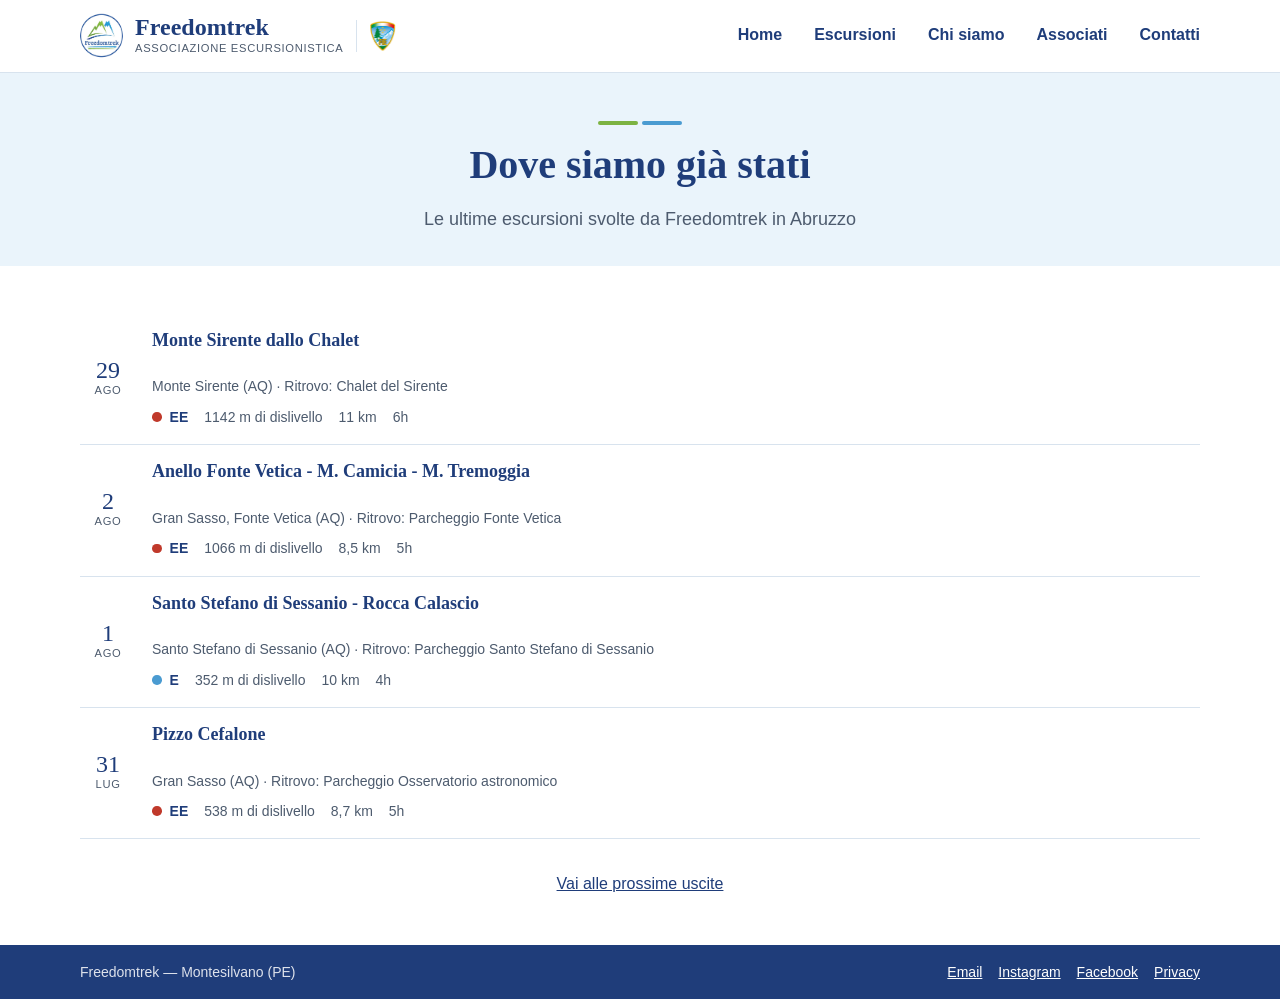
<file: passate.html>
<!DOCTYPE html>
<html lang="it">
<head>
  <meta charset="UTF-8">
  <meta name="viewport" content="width=device-width, initial-scale=1.0">
  <title>Escursioni passate — Freedomtrek</title>
  <meta name="description" content="Le escursioni già svolte da Freedomtrek in Abruzzo: dove siamo già stati.">
  <link rel="stylesheet" href="style.css">
  <link rel="icon" type="image/png" href="assets/img/loghi/logo_freedomtrek.png">
  <link rel="canonical" href="https://freedomtrek.it/passate.html">
  <meta name="robots" content="index, follow">
  <meta property="og:type" content="website">
  <meta property="og:site_name" content="Freedomtrek">
  <meta property="og:locale" content="it_IT">
  <meta property="og:title" content="Escursioni passate — Freedomtrek">
  <meta property="og:description" content="Le escursioni già svolte da Freedomtrek in Abruzzo: dove siamo già stati.">
  <meta property="og:url" content="https://freedomtrek.it/passate.html">
  <meta property="og:image" content="https://freedomtrek.it/assets/img/og-default.jpg">
  <meta property="og:image:width" content="1200">
  <meta property="og:image:height" content="630">
  <meta name="twitter:card" content="summary_large_image">
  <meta name="twitter:title" content="Escursioni passate — Freedomtrek">
  <meta name="twitter:description" content="Le escursioni già svolte da Freedomtrek in Abruzzo: dove siamo già stati.">
  <meta name="twitter:image" content="https://freedomtrek.it/assets/img/og-default.jpg">
</head>
<body>

  <header class="site-header">
    <div class="container header-inner">
      <div class="brand">
        <a href="index.html" class="logo">
          <img src="assets/img/loghi/logo_freedomtrek.png" alt="Freedomtrek" width="36" height="40">
        </a>
        <a href="index.html" class="brand-text">
          <span class="brand-name">Freedomtrek</span>
          <span class="brand-tagline">Associazione escursionistica</span>
        </a>
        <span class="affiliation">
          <img src="assets/img/loghi/logo_fie.png" alt="Affiliati alla FIE, Federazione Italiana Escursionismo" width="28" height="32">
        </span>
      </div>

      <input type="checkbox" id="nav-toggle" class="nav-toggle" aria-label="Apri il menu di navigazione" aria-expanded="false">
      <label for="nav-toggle" class="nav-toggle-label">
        <span></span>
        <span></span>
        <span></span>
      </label>

      <nav class="site-nav" aria-label="Navigazione principale">
        <ul>
          <li><a href="index.html">Home</a></li>
          <li><a href="escursioni.html">Escursioni</a></li>
          <li><a href="chi-siamo.html">Chi siamo</a></li>
          <li><a href="diventa-socio.html">Associati</a></li>
          <li><a href="contatti.html">Contatti</a></li>
        </ul>
      </nav>
    </div>
  </header>

  <main>

    <section class="page-header">
      <div class="container">
        <div class="accent-bars"><span></span><span></span></div>
        <h1>Dove siamo già stati</h1>
        <p class="page-lead">
          Le ultime escursioni svolte da Freedomtrek in Abruzzo
        </p>
      </div>
    </section>

    <section class="section">
      <div class="container">
        <!-- Elenco popolato via JS (escursioni.js) leggendo escursioni.json,
             ordinato dalla più recente, solo uscite passate. -->
        <ul class="hike-list" id="hike-list-past"></ul>

        <p class="section-footer-link">
          <a href="escursioni.html">Vai alle prossime uscite</a>
        </p>
      </div>
    </section>

  </main>

  <footer class="site-footer">
    <div class="container footer-inner">
      <p>Freedomtrek — Montesilvano (PE)</p>
      <ul class="footer-links">
        <li><a href="mailto:freedomtrekaps23@gmail.com">Email</a></li>
        <li><a href="https://www.instagram.com/freedomtrekaps/" target="_blank" rel="noopener noreferrer">Instagram</a></li>
        <li><a href="https://www.facebook.com/profile.php?id=100091580618209" target="_blank" rel="noopener noreferrer">Facebook</a></li>
        <li><a href="privacy.html">Privacy</a></li>
      </ul>
    </div>
  </footer>

  <script type="application/ld+json">
  {
    "@context": "https://schema.org",
    "@type": "SportsOrganization",
    "name": "Freedomtrek",
    "alternateName": "Freedomtrek APS",
    "url": "https://freedomtrek.it/",
    "logo": "https://freedomtrek.it/assets/img/loghi/logo_freedomtrek.png",
    "image": "https://freedomtrek.it/assets/img/loghi/logo_freedomtrek.png",
    "email": "freedomtrekaps23@gmail.com",
    "telephone": "+39 338 481 3915",
    "address": {
      "@type": "PostalAddress",
      "addressLocality": "Montesilvano",
      "addressRegion": "PE",
      "addressCountry": "IT"
    },
    "sameAs": [
      "https://www.instagram.com/freedomtrekaps/",
      "https://www.facebook.com/profile.php?id=100091580618209"
    ],
    "memberOf": {
      "@type": "SportsOrganization",
      "name": "FIE - Federazione Italiana Escursionismo"
    }
  }
  </script>

  <script>
    document.getElementById('nav-toggle').addEventListener('change', function () {
      this.setAttribute('aria-expanded', this.checked);
    });
  </script>
  <script src="escursioni.js" defer></script>

</body>
</html>
</file>
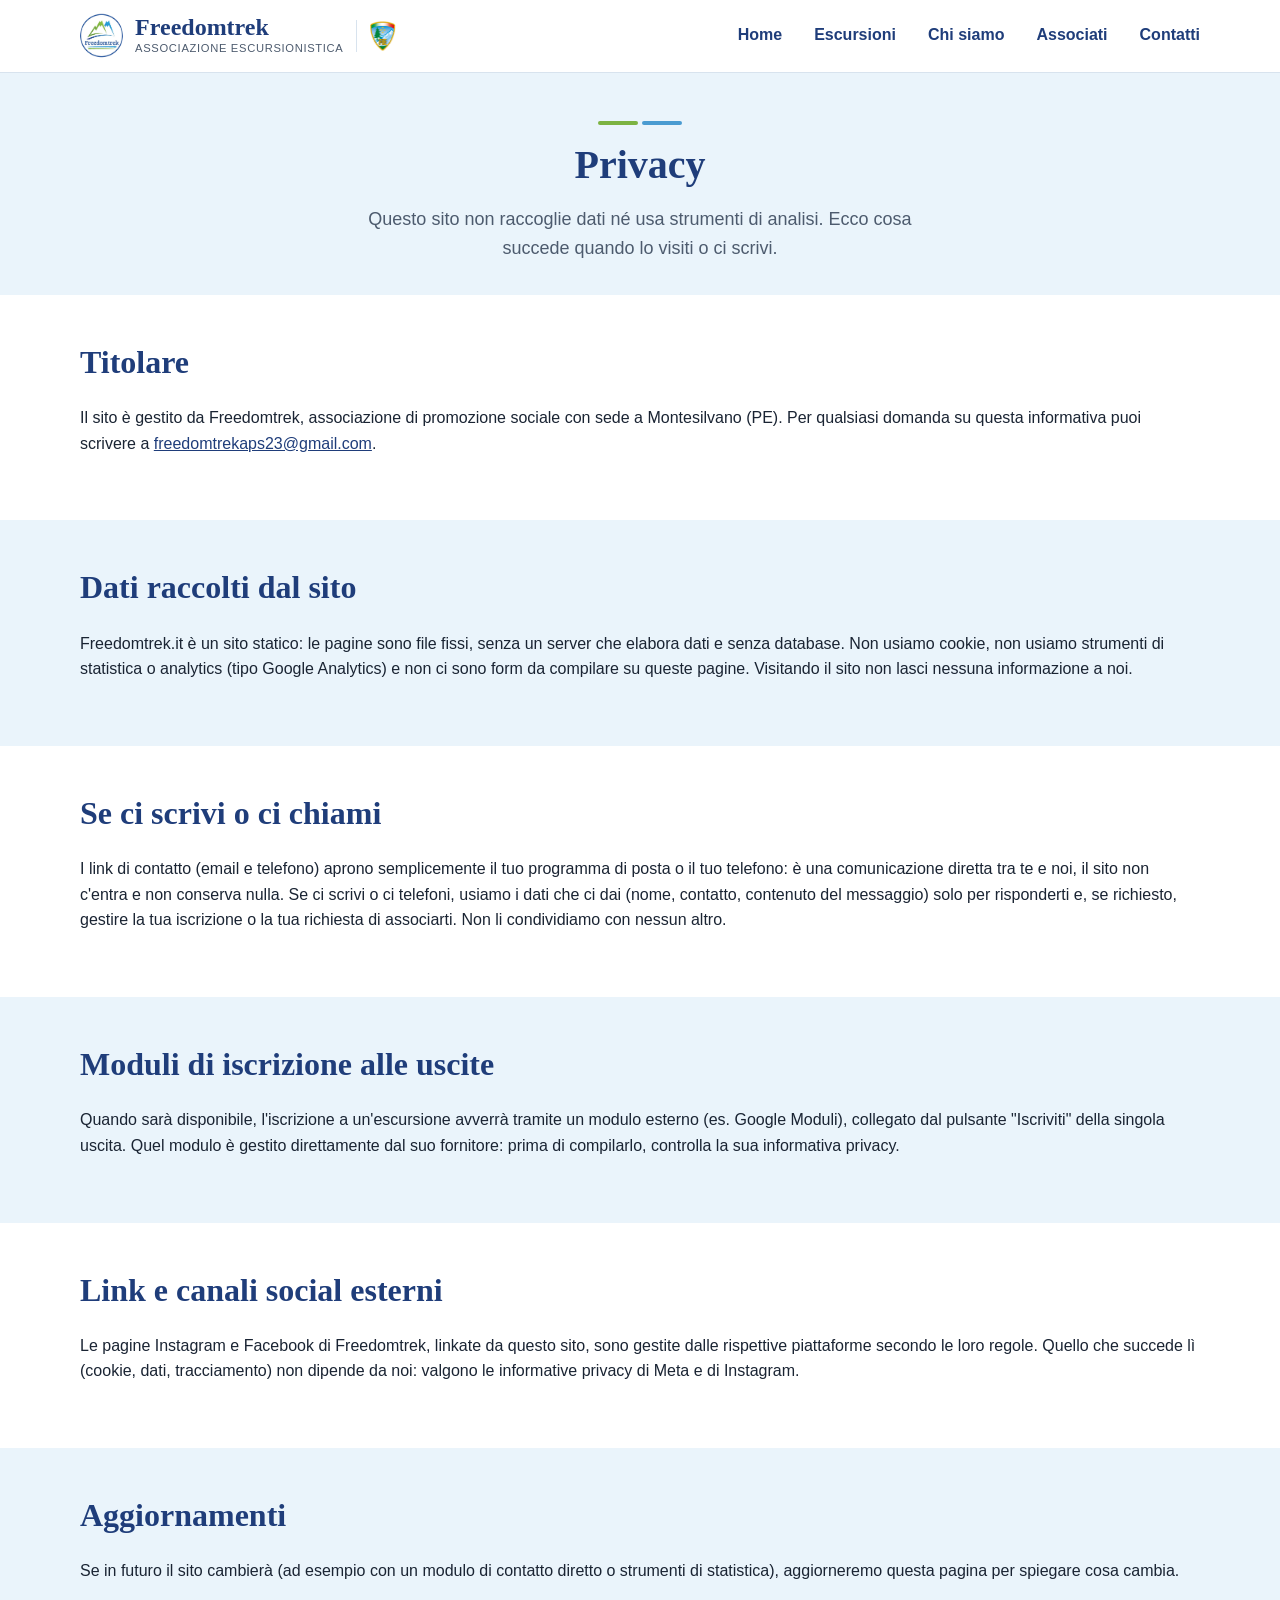
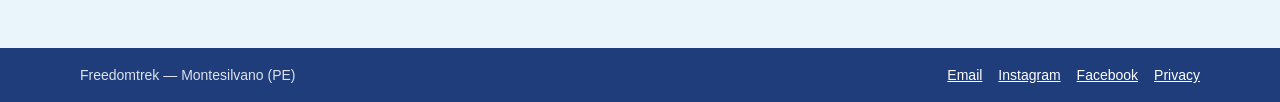
<file: privacy.html>
<!DOCTYPE html>
<html lang="it">
<head>
  <meta charset="UTF-8">
  <meta name="viewport" content="width=device-width, initial-scale=1.0">
  <title>Privacy — Freedomtrek</title>
  <meta name="description" content="Informativa privacy del sito di Freedomtrek: che dati raccogliamo (nessuno) e come trattiamo i tuoi contatti.">
  <link rel="stylesheet" href="style.css">
  <link rel="icon" type="image/png" href="assets/img/loghi/logo_freedomtrek.png">
  <link rel="canonical" href="https://freedomtrek.it/privacy.html">
  <meta name="robots" content="index, follow">
  <meta property="og:type" content="website">
  <meta property="og:site_name" content="Freedomtrek">
  <meta property="og:locale" content="it_IT">
  <meta property="og:title" content="Privacy — Freedomtrek">
  <meta property="og:description" content="Informativa privacy del sito di Freedomtrek: che dati raccogliamo (nessuno) e come trattiamo i tuoi contatti.">
  <meta property="og:url" content="https://freedomtrek.it/privacy.html">
  <meta property="og:image" content="https://freedomtrek.it/assets/img/og-default.jpg">
  <meta property="og:image:width" content="1200">
  <meta property="og:image:height" content="630">
  <meta name="twitter:card" content="summary_large_image">
  <meta name="twitter:title" content="Privacy — Freedomtrek">
  <meta name="twitter:description" content="Informativa privacy del sito di Freedomtrek: che dati raccogliamo (nessuno) e come trattiamo i tuoi contatti.">
  <meta name="twitter:image" content="https://freedomtrek.it/assets/img/og-default.jpg">
</head>
<body>

  <header class="site-header">
    <div class="container header-inner">
      <div class="brand">
        <a href="index.html" class="logo">
          <img src="assets/img/loghi/logo_freedomtrek.png" alt="Freedomtrek" width="36" height="40">
        </a>
        <a href="index.html" class="brand-text">
          <span class="brand-name">Freedomtrek</span>
          <span class="brand-tagline">Associazione escursionistica</span>
        </a>
        <span class="affiliation">
          <img src="assets/img/loghi/logo_fie.png" alt="Affiliati alla FIE, Federazione Italiana Escursionismo" width="28" height="32">
        </span>
      </div>

      <input type="checkbox" id="nav-toggle" class="nav-toggle" aria-label="Apri il menu di navigazione" aria-expanded="false">
      <label for="nav-toggle" class="nav-toggle-label">
        <span></span>
        <span></span>
        <span></span>
      </label>

      <nav class="site-nav" aria-label="Navigazione principale">
        <ul>
          <li><a href="index.html">Home</a></li>
          <li><a href="escursioni.html">Escursioni</a></li>
          <li><a href="chi-siamo.html">Chi siamo</a></li>
          <li><a href="diventa-socio.html">Associati</a></li>
          <li><a href="contatti.html">Contatti</a></li>
        </ul>
      </nav>
    </div>
  </header>

  <main>

    <section class="page-header">
      <div class="container">
        <div class="accent-bars"><span></span><span></span></div>
        <h1>Privacy</h1>
        <p class="page-lead">
          Questo sito non raccoglie dati né usa strumenti di analisi.
          Ecco cosa succede quando lo visiti o ci scrivi.
        </p>
      </div>
    </section>

    <section class="section">
      <div class="container">
        <h2>Titolare</h2>
        <p>
          Il sito è gestito da Freedomtrek, associazione di promozione
          sociale con sede a Montesilvano (PE). Per qualsiasi domanda su
          questa informativa puoi scrivere a
          <a href="mailto:freedomtrekaps23@gmail.com">freedomtrekaps23@gmail.com</a>.
        </p>
      </div>
    </section>

    <section class="section section--alt">
      <div class="container">
        <h2>Dati raccolti dal sito</h2>
        <p>
          Freedomtrek.it è un sito statico: le pagine sono file fissi, senza
          un server che elabora dati e senza database. Non usiamo cookie,
          non usiamo strumenti di statistica o analytics (tipo Google
          Analytics) e non ci sono form da compilare su queste pagine.
          Visitando il sito non lasci nessuna informazione a noi.
        </p>
      </div>
    </section>

    <section class="section">
      <div class="container">
        <h2>Se ci scrivi o ci chiami</h2>
        <p>
          I link di contatto (email e telefono) aprono semplicemente il tuo
          programma di posta o il tuo telefono: è una comunicazione diretta
          tra te e noi, il sito non c'entra e non conserva nulla. Se ci
          scrivi o ci telefoni, usiamo i dati che ci dai (nome, contatto,
          contenuto del messaggio) solo per risponderti e, se richiesto,
          gestire la tua iscrizione o la tua richiesta di associarti. Non li
          condividiamo con nessun altro.
        </p>
      </div>
    </section>

    <section class="section section--alt">
      <div class="container">
        <h2>Moduli di iscrizione alle uscite</h2>
        <p>
          Quando sarà disponibile, l'iscrizione a un'escursione avverrà
          tramite un modulo esterno (es. Google Moduli), collegato dal
          pulsante "Iscriviti" della singola uscita. Quel modulo è gestito
          direttamente dal suo fornitore: prima di compilarlo, controlla la
          sua informativa privacy.
        </p>
      </div>
    </section>

    <section class="section">
      <div class="container">
        <h2>Link e canali social esterni</h2>
        <p>
          Le pagine Instagram e Facebook di Freedomtrek, linkate da questo
          sito, sono gestite dalle rispettive piattaforme secondo le loro
          regole. Quello che succede lì (cookie, dati, tracciamento) non
          dipende da noi: valgono le informative privacy di Meta e di
          Instagram.
        </p>
      </div>
    </section>

    <section class="section section--alt">
      <div class="container">
        <h2>Aggiornamenti</h2>
        <p>
          Se in futuro il sito cambierà (ad esempio con un modulo di
          contatto diretto o strumenti di statistica), aggiorneremo questa
          pagina per spiegare cosa cambia.
        </p>
      </div>
    </section>

  </main>

  <footer class="site-footer">
    <div class="container footer-inner">
      <p>Freedomtrek — Montesilvano (PE)</p>
      <ul class="footer-links">
        <li><a href="mailto:freedomtrekaps23@gmail.com">Email</a></li>
        <li><a href="https://www.instagram.com/freedomtrekaps/" target="_blank" rel="noopener noreferrer">Instagram</a></li>
        <li><a href="https://www.facebook.com/profile.php?id=100091580618209" target="_blank" rel="noopener noreferrer">Facebook</a></li>
        <li><a href="privacy.html">Privacy</a></li>
      </ul>
    </div>
  </footer>

  <script type="application/ld+json">
  {
    "@context": "https://schema.org",
    "@type": "SportsOrganization",
    "name": "Freedomtrek",
    "alternateName": "Freedomtrek APS",
    "url": "https://freedomtrek.it/",
    "logo": "https://freedomtrek.it/assets/img/loghi/logo_freedomtrek.png",
    "image": "https://freedomtrek.it/assets/img/loghi/logo_freedomtrek.png",
    "email": "freedomtrekaps23@gmail.com",
    "telephone": "+39 338 481 3915",
    "address": {
      "@type": "PostalAddress",
      "addressLocality": "Montesilvano",
      "addressRegion": "PE",
      "addressCountry": "IT"
    },
    "sameAs": [
      "https://www.instagram.com/freedomtrekaps/",
      "https://www.facebook.com/profile.php?id=100091580618209"
    ],
    "memberOf": {
      "@type": "SportsOrganization",
      "name": "FIE - Federazione Italiana Escursionismo"
    }
  }
  </script>

  <script>
    document.getElementById('nav-toggle').addEventListener('change', function () {
      this.setAttribute('aria-expanded', this.checked);
    });
  </script>

</body>
</html>
</file>
<file: style.css>
/* =========================================================
   Freedomtrek — foglio di stile condiviso
   Mobile first. Breakpoint: 640px e 1024px, nessun altro.
   ========================================================= */

:root {
  /* --- Colori --- */
  --color-primary: #1F3D7A;      /* blu scuro: testi, header, pulsanti primari */
  --color-primary-rgb: 31, 61, 122; /* stesso blu, per l'overlay semitrasparente sull'hero */
  --color-primary-dark: #142a57; /* hover/focus su elementi primari */
  --color-accent-blue: #4A9BD1;  /* azzurro logo: elementi decorativi (bordi, sfondi, pallini) */
  --color-accent-blue-hover: #346C92;         /* azzurro scurito: testo hover/focus su sfondi chiari, 5.67:1 su bianco */
  --color-accent-blue-hover-on-dark: #92C3E3; /* azzurro schiarito: testo hover/focus su sfondi scuri, 5.55:1 su blu primario */
  --color-accent-green: #7CB342; /* verde logo: accenti, badge, dettagli */
  --color-accent-red: #C0392B;   /* rosso: livello EE della scala CAI */

  --color-bg: #ffffff;
  --color-bg-alt: #eaf4fb;       /* azzurro molto tenue: sezioni in evidenza */
  --color-bg-footer: #f4f7fa;

  --color-text: #1a2433;         /* quasi nero, leggibile su bianco */
  --color-text-muted: #4d5b6e;
  --color-text-on-primary: #ffffff;
  --color-text-on-primary-muted: rgba(255, 255, 255, 0.85); /* testo corrente su sfondo blu scuro (footer) */

  --color-border: #d8e3ee;
  --color-focus: #4A9BD1;

  /* --- Tipografia --- */
  --font-serif: Georgia, "Times New Roman", Times, serif;
  --font-sans: -apple-system, BlinkMacSystemFont, "Segoe UI", Roboto, Helvetica, Arial, sans-serif;

  --font-size-base: 1rem;
  --font-size-sm: 0.875rem;
  --font-size-lg: 1.125rem;
  --font-size-xl: 1.5rem;
  --font-size-2xl: 2rem;
  --font-size-3xl: 2.5rem;

  --line-height-base: 1.6;
  --line-height-heading: 1.2;

  /* --- Spaziature: scala coerente in rem --- */
  --space-1: 0.25rem;
  --space-2: 0.5rem;
  --space-3: 0.75rem;
  --space-4: 1rem;
  --space-5: 1.5rem;
  --space-6: 2rem;
  --space-7: 3rem;
  --space-8: 4rem;
  --space-9: 6rem;

  /* --- Layout --- */
  --container-max: 72rem;
  --container-padding: var(--space-4);
  --radius: 0.25rem;
  --photo-max-width: 480px; /* larghezza massima delle foto affiancate al testo, su desktop */

  /* --- Interazione --- */
  --transition-fast: 150ms ease;
  --touch-target: 44px;
  --fade-in-duration: 300ms;  /* fade-in delle sezioni allo scroll, solo in index.html */
  --fade-in-translate: 12px;
}

/* =========================================================
   Reset di base
   ========================================================= */

*,
*::before,
*::after {
  box-sizing: border-box;
}

html {
  height: 100%;
  -webkit-text-size-adjust: 100%;
}

body {
  display: flex;
  flex-direction: column;
  min-height: 100%;
  margin: 0;
  background-color: var(--color-bg);
  color: var(--color-text);
  font-family: var(--font-sans);
  font-size: var(--font-size-base);
  line-height: var(--line-height-base);
}

main {
  flex: 1 0 auto;
}

h1,
h2,
h3,
h4 {
  font-family: var(--font-serif);
  line-height: var(--line-height-heading);
  color: var(--color-primary);
  margin: 0 0 var(--space-4);
}

h1 {
  font-size: var(--font-size-3xl);
}

h2 {
  font-size: var(--font-size-2xl);
}

h3 {
  font-size: var(--font-size-lg);
}

p {
  margin: 0 0 var(--space-4);
}

img {
  width: 100%;
  height: auto;
  display: block;
}

a {
  color: var(--color-primary);
}

ul {
  margin: 0;
  padding: 0;
  list-style: none;
}

.container {
  max-width: var(--container-max);
  margin-inline: auto;
  padding-inline: var(--container-padding);
}

/* Focus visibile ovunque, mai rimosso senza sostituto */
a:focus-visible,
button:focus-visible,
label:focus-visible,
input:focus-visible {
  outline: 3px solid var(--color-focus);
  outline-offset: 2px;
}

@media (prefers-reduced-motion: reduce) {
  * {
    transition: none !important;
    animation: none !important;
  }
}

/* =========================================================
   Pulsanti
   ========================================================= */

.btn {
  display: inline-flex;
  align-items: center;
  justify-content: center;
  min-height: var(--touch-target);
  padding: var(--space-3) var(--space-5);
  border-radius: var(--radius);
  border: 2px solid var(--color-primary);
  font-family: var(--font-sans);
  font-size: var(--font-size-base);
  font-weight: 600;
  text-decoration: none;
  cursor: pointer;
  transition: background-color var(--transition-fast), color var(--transition-fast);
}

.btn-primary {
  background-color: var(--color-primary);
  color: var(--color-text-on-primary);
}

.btn-primary:hover,
.btn-primary:focus-visible {
  background-color: var(--color-primary-dark);
  border-color: var(--color-primary-dark);
}

.btn-secondary {
  background-color: transparent;
  color: var(--color-primary);
}

.btn-secondary:hover,
.btn-secondary:focus-visible {
  background-color: var(--color-bg-alt);
}

/* =========================================================
   Header e navigazione
   ========================================================= */

.site-header {
  background-color: var(--color-bg);
  border-bottom: 1px solid var(--color-border);
}

.header-inner {
  display: flex;
  align-items: center;
  justify-content: space-between;
  flex-wrap: wrap;
  padding-block: var(--space-3);
}

.brand {
  display: flex;
  align-items: center;
  gap: var(--space-3);
}

.logo {
  display: inline-flex;
  align-items: center;
}

.logo img {
  width: auto;
  height: 3rem;
  border-radius: 50%;
}

.brand-text {
  display: flex;
  flex-direction: column;
  text-decoration: none;
}

.brand-name {
  font-family: var(--font-serif);
  font-size: var(--font-size-xl);
  font-weight: 700;
  color: var(--color-primary);
  line-height: 1.1;
}

.brand-tagline {
  font-size: 0.7rem;
  color: var(--color-text-muted);
  text-transform: uppercase;
  letter-spacing: 0.06em;
}

.affiliation {
  display: flex;
  align-items: center;
  gap: var(--space-2);
  padding-left: var(--space-3);
  border-left: 1px solid var(--color-border);
}

.affiliation img {
  width: auto;
  height: 2rem;
}

/* Checkbox nascosta: attiva/disattiva il menu mobile senza JS */
.nav-toggle {
  position: absolute;
  opacity: 0;
  pointer-events: none;
}

.nav-toggle-label {
  display: flex;
  flex-direction: column;
  justify-content: center;
  gap: 5px;
  width: var(--touch-target);
  height: var(--touch-target);
  cursor: pointer;
}

.nav-toggle-label span {
  display: block;
  height: 2px;
  background-color: var(--color-primary);
  border-radius: 1px;
}

.site-nav {
  flex-basis: 100%;
  order: 3;
  max-height: 0;
  overflow: hidden;
  transition: max-height var(--transition-fast);
}

.nav-toggle:checked ~ .site-nav {
  max-height: 20rem;
}

.site-nav ul {
  display: flex;
  flex-direction: column;
  gap: var(--space-1);
  padding-top: var(--space-4);
}

.site-nav a {
  display: flex;
  align-items: center;
  min-height: var(--touch-target);
  color: var(--color-primary);
  text-decoration: none;
  font-weight: 600;
  border-bottom: 2px solid transparent;
  transition: border-color var(--transition-fast), color var(--transition-fast);
}

.site-nav a:hover,
.site-nav a:focus-visible {
  color: var(--color-accent-blue-hover);
  border-color: var(--color-accent-blue);
}

.site-nav a.is-active {
  color: var(--color-primary);
  border-color: var(--color-accent-green);
}

@media (min-width: 640px) {
  .nav-toggle-label {
    display: none;
  }

  .site-nav {
    flex-basis: auto;
    order: 2;
    max-height: none;
    overflow: visible;
  }

  .site-nav ul {
    flex-direction: row;
    gap: var(--space-6);
    padding-top: 0;
  }
}

/* =========================================================
   Hero
   ========================================================= */

.hero {
  position: relative;
  display: flex;
  align-items: center;
  padding-block: var(--space-7);
  min-height: 20rem;
  background-color: var(--color-primary);
}

.hero-media {
  position: absolute;
  inset: 0;
  z-index: 0;
}

.hero-media img {
  width: 100%;
  height: 100%;
  object-fit: cover;
  display: block;
}

.hero-media::after {
  content: "";
  position: absolute;
  inset: 0;
  /* Velo scuro sulla foto: garantisce almeno 4.5:1 di contrasto al
     testo bianco anche sopra le zone più chiare dell'immagine (cielo). */
  background-color: rgba(var(--color-primary-rgb), 0.78);
}

.hero-content {
  position: relative;
  z-index: 1;
  width: 100%;
  min-width: 0;
  box-sizing: border-box;
  padding-block: var(--space-6);
  color: var(--color-text-on-primary);
}

.hero h1 {
  color: var(--color-text-on-primary);
}

.hero-subtitle {
  max-width: 34rem;
  margin: 0 0 var(--space-5);
  color: var(--color-text-on-primary);
  font-size: var(--font-size-lg);
}

.hero-actions {
  display: flex;
  flex-wrap: wrap;
  align-items: center;
  gap: var(--space-4);
}

.link-underline {
  display: inline-flex;
  align-items: center;
  min-height: var(--touch-target);
  color: var(--color-text-on-primary);
  text-decoration: none;
  font-weight: 600;
  border-bottom: 2px solid var(--color-accent-green);
  transition: opacity var(--transition-fast);
}

.link-underline:hover,
.link-underline:focus-visible {
  opacity: 0.8;
}

.hero-wave {
  display: block;
  position: absolute;
  left: 0;
  right: 0;
  bottom: -1px;
  width: 100%;
  height: auto;
  z-index: 1;
  pointer-events: none;
}

.hero-wave path {
  fill: var(--color-bg);
}

@media (min-width: 640px) {
  .hero {
    overflow: hidden;
    aspect-ratio: 16 / 9;
    max-height: none;
    min-height: 22rem;
    padding-block: 0;
  }
}

@media (min-width: 1024px) {
  .hero {
    align-items: flex-end;
    aspect-ratio: 21 / 9;
    min-height: 27rem;
  }

  .hero-subtitle {
    font-size: var(--font-size-lg);
  }
}

/* =========================================================
   In evidenza: come funziona + prossima escursione
   ========================================================= */

/* Foto affiancata al testo: impilata a piena larghezza su mobile,
   affiancata su desktop senza superare --photo-max-width. Ogni foto
   applica anche una classe .photo-3-4 / .photo-narrow (o simile) per
   il proprio aspect-ratio reale, senza tagli forzati. */
.photo-pair {
  display: flex;
  flex-direction: column;
  gap: var(--space-6);
}

.photo-pair-photo {
  display: block;
  width: 100%;
  height: auto;
  object-fit: cover;
  border-radius: var(--radius);
  flex-shrink: 0;
}

.photo-pair-content {
  min-width: 0;
}

@media (min-width: 1024px) {
  .photo-pair {
    flex-direction: row;
    align-items: flex-start;
  }

  .photo-pair-photo {
    flex: 0 1 33%;
    max-width: var(--photo-max-width);
  }

  .photo-pair-content {
    flex: 1;
  }
}

.photo-3-4 {
  aspect-ratio: 3 / 4;
}

.photo-narrow {
  aspect-ratio: 594 / 1321;
}

.home-highlights {
  display: grid;
  gap: var(--space-6);
  padding-block: var(--space-8);
}

.highlight-item .dot {
  width: 2.5rem;
  height: 2.5rem;
  border-radius: 50%;
  margin-bottom: var(--space-3);
}

.highlight-item .dot--green {
  background-color: var(--color-accent-green);
}

.highlight-item .dot--blue {
  background-color: var(--color-accent-blue);
}

.highlight-item .dot--primary {
  background-color: var(--color-primary);
}

.highlight-item h2 {
  margin-bottom: var(--space-2);
  font-size: var(--font-size-lg);
}

.highlight-item p {
  color: var(--color-text-muted);
  margin-bottom: 0;
}

@media (min-width: 1024px) {
  .home-highlights {
    grid-template-columns: repeat(3, 1fr) 1.3fr;
    align-items: start;
  }
}

.next-hike-card {
  border: 1px solid var(--color-border);
  border-top: 4px solid var(--color-accent-green);
  border-radius: var(--radius);
  padding: var(--space-5);
  background-color: var(--color-bg);
}

.next-hike-label {
  display: block;
  color: var(--color-accent-green);
  text-transform: uppercase;
  font-size: var(--font-size-sm);
  font-weight: 700;
  letter-spacing: 0.05em;
  margin-bottom: var(--space-2);
}

.next-hike-card h3 {
  margin-bottom: var(--space-2);
}

.next-hike-meta {
  color: var(--color-text-muted);
  font-size: var(--font-size-sm);
  margin: 0 0 var(--space-4);
  padding-bottom: var(--space-4);
  border-bottom: 1px solid var(--color-border);
}

.next-hike-details p {
  margin-bottom: var(--space-2);
  font-size: var(--font-size-sm);
  color: var(--color-text-muted);
}

.next-hike-details p:last-child {
  margin-bottom: 0;
}

.next-hike-details strong {
  color: var(--color-primary);
}

.past-hikes-note {
  padding-block: var(--space-5) var(--space-6);
  text-align: center;
}

.past-hikes-note p {
  max-width: 34rem;
  margin-inline: auto;
  color: var(--color-text-muted);
  font-size: var(--font-size-sm);
}

.past-hikes-note a {
  color: var(--color-primary);
  font-weight: 600;
}

/* =========================================================
   Componenti di pagina condivisi (escursioni, chi-siamo,
   diventa-socio, contatti)
   ========================================================= */

.page-header {
  padding-block: var(--space-7) var(--space-6);
  background-color: var(--color-bg-alt);
  text-align: center;
}

.accent-bars {
  display: flex;
  justify-content: center;
  gap: var(--space-1);
  margin-bottom: var(--space-4);
}

.accent-bars span {
  display: block;
  width: 2.5rem;
  height: 4px;
  border-radius: 2px;
}

.accent-bars span:first-child {
  background-color: var(--color-accent-green);
}

.accent-bars span:last-child {
  background-color: var(--color-accent-blue);
}

.page-lead {
  max-width: 34rem;
  margin: 0 auto;
  color: var(--color-text-muted);
  font-size: var(--font-size-lg);
}

.section {
  padding-block: var(--space-7);
}

.section--alt {
  background-color: var(--color-bg-alt);
}

.section h2 {
  margin-bottom: var(--space-5);
}

.fie-content {
  max-width: 34rem;
  margin-inline: auto;
}

.fie-logo {
  max-width: 6rem;
  margin: 0 auto var(--space-6);
}

.fie-list {
  display: flex;
  flex-direction: column;
  gap: var(--space-3);
  margin-bottom: var(--space-4);
}

.fie-list li {
  position: relative;
  padding-left: calc(1.25rem + var(--space-3));
  color: var(--color-text);
}

.fie-list li::before {
  content: "";
  position: absolute;
  left: 0;
  top: 0.6em;
  width: 1.25rem;
  height: 2px;
  background-color: var(--color-accent-green);
}

.card-grid {
  display: grid;
  gap: var(--space-6);
}

.card {
  padding: var(--space-5);
  border: 1px solid var(--color-border);
  border-radius: var(--radius);
  background-color: var(--color-bg);
}

.card h2,
.card h3 {
  margin-bottom: var(--space-3);
  font-size: var(--font-size-lg);
}

.card p {
  color: var(--color-text-muted);
  margin-bottom: var(--space-2);
}

.card p:last-child {
  margin-bottom: 0;
}

.placeholder-note {
  color: var(--color-text-muted);
  font-style: italic;
}

@media (min-width: 1024px) {
  .card-grid--2 {
    grid-template-columns: repeat(2, 1fr);
  }

  .card-grid--3 {
    grid-template-columns: repeat(3, 1fr);
  }
}

/* =========================================================
   Elenco escursioni
   ========================================================= */

.hike-list {
  display: flex;
  flex-direction: column;
}

.hike-card {
  display: flex;
  flex-wrap: wrap;
  align-items: center;
  gap: var(--space-4);
  padding-block: var(--space-4);
  border-bottom: 1px solid var(--color-border);
}

.hike-card-date {
  width: 3.5rem;
  text-align: center;
  flex-shrink: 0;
}

.hike-card-day {
  display: block;
  font-family: var(--font-serif);
  font-size: var(--font-size-xl);
  color: var(--color-primary);
  line-height: 1;
}

.hike-card-month {
  display: block;
  font-size: 0.7rem;
  color: var(--color-text-muted);
  text-transform: uppercase;
  letter-spacing: 0.06em;
}

.hike-card-body {
  flex: 1 1 14rem;
  min-width: 0;
}

.hike-card-title {
  margin: 0 0 var(--space-1);
  font-size: var(--font-size-lg);
}

.hike-card-place {
  margin: 0;
  color: var(--color-text-muted);
  font-size: var(--font-size-sm);
}

.hike-card-meta {
  display: flex;
  flex-wrap: wrap;
  align-items: center;
  gap: var(--space-1) var(--space-4);
  margin-top: var(--space-2);
  color: var(--color-text-muted);
  font-size: var(--font-size-sm);
}

.hike-card-difficulty {
  display: inline-flex;
  align-items: center;
  gap: var(--space-2);
  font-weight: 600;
  color: var(--color-primary);
}

.hike-card-difficulty .dot {
  width: 0.6rem;
  height: 0.6rem;
  border-radius: 50%;
  flex-shrink: 0;
}

.hike-card .btn {
  flex-shrink: 0;
}

.difficulty-legend {
  margin-top: var(--space-7);
}

@media (min-width: 1024px) {
  /* Qui la foto sta un po' più piccola che altrove: stessa variabile
     di base, solo scalata verso il basso per questo punto specifico. */
  .difficulty-legend .photo-pair-photo {
    max-width: calc(var(--photo-max-width) * 0.75);
  }
}

.difficulty-legend-list {
  display: flex;
  flex-direction: column;
  gap: var(--space-5);
  margin: var(--space-5) 0 var(--space-6);
}

.difficulty-legend-list li {
  display: flex;
  align-items: flex-start;
  gap: var(--space-3);
}

.difficulty-legend-list .dot {
  width: 0.9rem;
  height: 0.9rem;
  margin-top: 0.35em;
  border-radius: 50%;
  flex-shrink: 0;
}

.dot--t {
  background-color: var(--color-accent-green);
}

.dot--e {
  background-color: var(--color-accent-blue);
}

.dot--ee {
  background-color: var(--color-accent-red);
}

.difficulty-legend-list strong {
  display: block;
  color: var(--color-primary);
  margin-bottom: var(--space-1);
}

.difficulty-legend-list p {
  margin: 0;
  color: var(--color-text-muted);
}

.difficulty-legend-note {
  color: var(--color-text-muted);
}

.tip-box {
  background-color: var(--color-bg-alt);
  border-radius: var(--radius);
  padding: var(--space-5);
  margin-top: var(--space-6);
  color: var(--color-text-muted);
}

.tip-box strong {
  color: var(--color-primary);
}

.tip-box p:last-child {
  margin-bottom: 0;
}

.section-footer-link {
  margin: var(--space-6) 0 0;
  text-align: center;
}

/* =========================================================
   Diventa socio
   ========================================================= */

.socio-grid {
  display: grid;
  gap: var(--space-7);
}

@media (min-width: 1024px) {
  .socio-grid {
    grid-template-columns: 1fr 1.2fr;
    align-items: stretch;
  }
}

.pricing-col {
  display: flex;
}

.pricing-card {
  display: flex;
  flex-direction: column;
  flex: 1;
  background-color: var(--color-primary);
  color: var(--color-text-on-primary);
  border-radius: var(--radius);
  padding: var(--space-6);
}

.pricing-benefits {
  display: flex;
  flex-direction: column;
  gap: var(--space-3);
  margin-top: var(--space-5);
  padding-top: var(--space-5);
  border-top: 1px solid rgba(255, 255, 255, 0.25);
  list-style: none;
}

.pricing-benefits li {
  position: relative;
  padding-left: calc(1.25rem + var(--space-3));
  color: var(--color-text-on-primary);
}

.pricing-benefits li::before {
  content: "";
  position: absolute;
  left: 0;
  top: 0.55em;
  width: 1.25rem;
  height: 2px;
  background-color: var(--color-accent-green);
}

.pricing-card .eyebrow {
  display: block;
  text-transform: uppercase;
  font-size: var(--font-size-sm);
  letter-spacing: 0.06em;
  opacity: 0.8;
}

.pricing-card .price {
  font-family: var(--font-serif);
  font-size: var(--font-size-3xl);
  margin: var(--space-2) 0;
}

.pricing-card .price-note {
  opacity: 0.9;
  margin: 0;
}

.steps-list {
  display: flex;
  flex-direction: column;
  gap: var(--space-4);
  margin-bottom: var(--space-6);
  list-style: none;
  counter-reset: step;
}

.steps-list li {
  position: relative;
  counter-increment: step;
  min-height: 2rem;
  padding-left: calc(2rem + var(--space-3));
  color: var(--color-text-muted);
}

.steps-list li::before {
  content: counter(step);
  position: absolute;
  left: 0;
  top: 0;
  width: 2rem;
  height: 2rem;
  border-radius: 50%;
  background-color: var(--color-primary);
  color: var(--color-text-on-primary);
  display: flex;
  align-items: center;
  justify-content: center;
  font-family: var(--font-serif);
  font-weight: 700;
  font-size: var(--font-size-sm);
}

.info-list dt {
  font-weight: 700;
  color: var(--color-primary);
}

.info-list dd {
  margin: 0 0 var(--space-3);
  color: var(--color-text-muted);
}

/* =========================================================
   Footer
   ========================================================= */

.site-footer {
  flex-shrink: 0;
  background-color: var(--color-primary);
  color: var(--color-text-on-primary-muted);
  padding-block: var(--space-4);
}

.footer-inner {
  display: flex;
  flex-direction: column;
  align-items: center;
  gap: var(--space-2);
  text-align: center;
  font-size: var(--font-size-sm);
}

.footer-inner p {
  margin: 0;
}

.site-footer a {
  color: var(--color-text-on-primary);
}

.site-footer a:hover,
.site-footer a:focus-visible {
  color: var(--color-accent-blue-hover-on-dark);
}

.footer-links {
  display: flex;
  flex-wrap: wrap;
  justify-content: center;
  gap: var(--space-1) var(--space-4);
}

.footer-links a {
  text-decoration: underline;
}

@media (min-width: 640px) {
  .footer-inner {
    flex-direction: row;
    justify-content: space-between;
    text-align: left;
  }
}

/* =========================================================
   Fade-in delle sezioni allo scroll (solo index.html)

   Lo stato nascosto (opacity 0, spostata in basso) si applica
   solo quando lo script fade-in.js aggiunge .fade-in-ready al
   body: se il JS non gira, .fade-section non ha mai opacity 0
   di default e il contenuto resta visibile.
   ========================================================= */

body.fade-in-ready .fade-section {
  opacity: 0;
  transform: translateY(var(--fade-in-translate));
}

body.fade-in-ready .fade-section.is-visible {
  opacity: 1;
  transform: translateY(0);
  transition: opacity var(--fade-in-duration) ease-out,
              transform var(--fade-in-duration) ease-out;
}

@media (prefers-reduced-motion: reduce) {
  body.fade-in-ready .fade-section {
    opacity: 1;
    transform: none;
    transition: none;
  }
}
</file>
